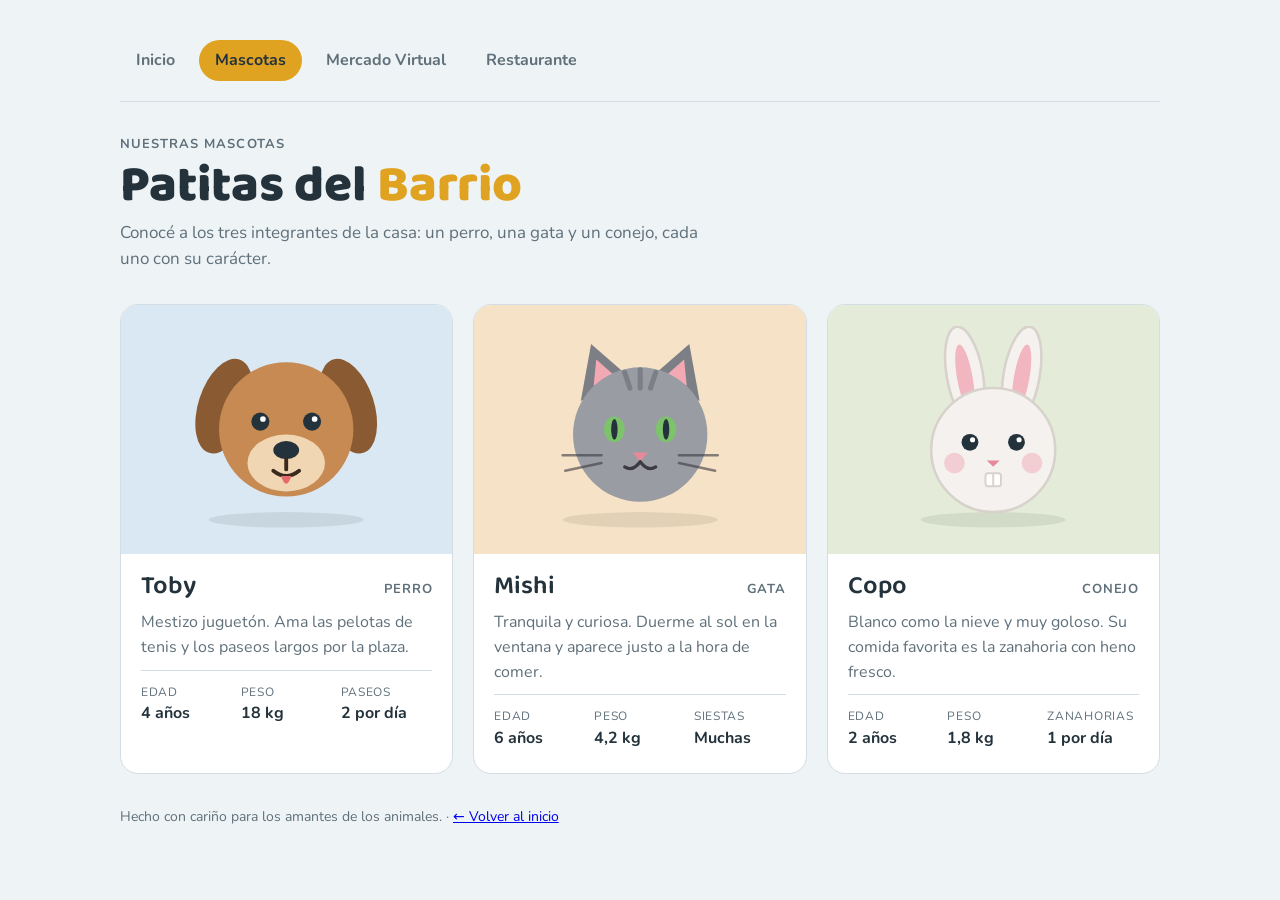
<file: mascota.html>
<!doctype html><html><head><meta charset=utf8><meta name=viewport content="width=device-width,initial-scale=1,viewport-fit=cover"><style>:root{color-scheme:light;box-sizing:border-box;padding-top:env(safe-area-inset-top,0px);padding-bottom:env(safe-area-inset-bottom,0px)}html{scroll-padding-top:env(safe-area-inset-top,0px)}body{margin:0;padding:0;font:14px -apple-system,BlinkMacSystemFont,sans-serif;background:#fff;color:#000}img{max-width:100%}[hidden]:not([hidden=until-found i]){display:none!important}</style></head><body>
<title>Patitas del Barrio</title>
<meta name="claude:viewport-fit-sides" content="cover">
<link rel="stylesheet" href="https://fonts.googleapis.com/css2?family=Baloo+2:wght@600;800&family=Nunito:wght@400;600;700&display=swap">
<style>
/* Layout: encabezado simple + grilla de 3 tarjetas que pasa a una columna en el celular */
:root {
  --bg: #eef3f6;
  --surface: #ffffff;
  --fg: #23323b;
  --muted: #5f707a;
  --accent: #e0a321;
  --tint-1: #d9e8f2;
  --tint-2: #f6e3c7;
  --tint-3: #e4ecd9;
  --line: #d3dde3;
  --display: "Baloo 2", "Trebuchet MS", system-ui, sans-serif;
  --body: "Nunito", system-ui, -apple-system, "Segoe UI", sans-serif;
}
@media (prefers-color-scheme: dark) {
  :root:not([data-theme="light"]) {
    --bg: #161e23; --surface: #1f2a31; --fg: #e8eef1; --muted: #9fb0ba;
    --accent: #f0b93e; --tint-1: #24394a; --tint-2: #43361f; --tint-3: #2c3a26; --line: #2f3d46;
    color-scheme: dark;
  }
}
:root[data-theme="dark"] {
  --bg: #161e23; --surface: #1f2a31; --fg: #e8eef1; --muted: #9fb0ba;
  --accent: #f0b93e; --tint-1: #24394a; --tint-2: #43361f; --tint-3: #2c3a26; --line: #2f3d46;
  color-scheme: dark;
}
body {
  background: var(--bg); color: var(--fg); font-family: var(--body); font-size: 16px; line-height: 1.55;
}
.wrap {
  max-width: 1040px; margin: 0 auto;
  padding-block: 40px 56px;
  padding-left: max(16px, env(safe-area-inset-left, 0px));
  padding-right: max(16px, env(safe-area-inset-right, 0px));
  display: flex; flex-direction: column; gap: 32px;
}
header { display: flex; flex-direction: column; gap: 6px; max-width: 60ch; }
.eyebrow { font-weight: 700; font-size: 13px; letter-spacing: .08em; text-transform: uppercase; color: var(--muted); }
h1 { font-family: var(--display); font-weight: 800; font-size: clamp(2.2rem, 6vw, 3.2rem); line-height: 1.05; margin: 0; text-wrap: balance; }
h1 span { color: var(--accent); }
header p { margin: 0; color: var(--muted); font-size: 17px; }
.grid { display: grid; grid-template-columns: repeat(3, minmax(0, 1fr)); gap: 20px; }
@media (max-width: 760px) { .grid { grid-template-columns: 1fr; } }
.card {
  background: var(--surface); border: 1px solid var(--line); border-radius: 18px; overflow: hidden;
  display: flex; flex-direction: column; min-width: 0;
}
.pic { aspect-ratio: 4 / 3; max-width: 100%; display: grid; place-items: center; }
.pic svg { width: 78%; height: auto; }
.pic.t1 { background: var(--tint-1); } .pic.t2 { background: var(--tint-2); } .pic.t3 { background: var(--tint-3); }
.info { padding: 18px 20px 22px; display: flex; flex-direction: column; gap: 10px; }
.name { display: flex; align-items: baseline; justify-content: space-between; gap: 8px; }
h2 { font-family: var(--display); font-weight: 600; font-size: 1.6rem; margin: 0; line-height: 1.1; }
.kind { font-size: 13px; font-weight: 700; color: var(--muted); text-transform: uppercase; letter-spacing: .06em; }
.info p { margin: 0; color: var(--muted); }
dl { margin: 0; display: grid; grid-template-columns: repeat(3, 1fr); gap: 8px; border-top: 1px solid var(--line); padding-top: 12px; }
dl div { display: flex; flex-direction: column; }
dt { font-size: 12px; color: var(--muted); text-transform: uppercase; letter-spacing: .06em; }
dd { margin: 0; font-weight: 700; font-variant-numeric: tabular-nums; }
footer { color: var(--muted); font-size: 14px; }
/* navegación entre páginas */
nav { display: flex; flex-wrap: wrap; gap: 8px; padding-bottom: 20px; border-bottom: 1px solid var(--line); }
nav a { padding: 8px 16px; border-radius: 999px; color: var(--muted); text-decoration: none; font-weight: 700; transition: background .2s, color .2s; }
nav a:hover { background: var(--tint-1); color: var(--fg); }
nav a[aria-current="page"] { background: var(--accent); color: #23323b; }
/* cards clicables: abren WhatsApp */
.card { cursor: pointer; transition: transform .2s, box-shadow .2s; }
.card:hover { transform: translateY(-4px); box-shadow: 0 8px 22px rgba(0,0,0,.12); }
.card:focus-visible { outline: 2px solid var(--accent); outline-offset: 3px; }
/* colores de las ilustraciones */
.ink { fill: var(--fg); }
.white { fill: #fff; }
</style>

<div class="wrap">
  <nav aria-label="Navegación principal">
    <a href="http://luca.experto.legal/index.html">Inicio</a>
    <a href="mascota.html" aria-current="page">Mascotas</a>
    <a href="http://luca.experto.legal/prueba.html">Mercado Virtual</a>
    <a href="http://luca.experto.legal/restaurante.html">Restaurante</a>
  </nav>

  <header>
    <span class="eyebrow">Nuestras mascotas</span>
    <h1>Patitas del <span>Barrio</span></h1>
    <p>Conocé a los tres integrantes de la casa: un perro, una gata y un conejo, cada uno con su carácter.</p>
  </header>

  <main class="grid">
    <article class="card">
      <div class="pic t1" role="img" aria-label="Ilustración de un perro">
        <svg viewBox="0 0 200 160" aria-hidden="true">
          <ellipse cx="100" cy="150" rx="60" ry="6" fill="#000" opacity=".08"/>
          <ellipse cx="52" cy="62" rx="20" ry="38" fill="#8a5a33" transform="rotate(18 52 62)"/>
          <ellipse cx="148" cy="62" rx="20" ry="38" fill="#8a5a33" transform="rotate(-18 148 62)"/>
          <circle cx="100" cy="80" r="52" fill="#c68a52"/>
          <ellipse cx="100" cy="106" rx="30" ry="22" fill="#f1d6b3"/>
          <circle cx="80" cy="74" r="7" class="ink"/><circle cx="120" cy="74" r="7" class="ink"/>
          <circle cx="82" cy="72" r="2.2" class="white"/><circle cx="122" cy="72" r="2.2" class="white"/>
          <ellipse cx="100" cy="96" rx="10" ry="7" class="ink"/>
          <path d="M100 103 v8 M90 112 q10 8 20 0" stroke="#3a2a1e" stroke-width="3" fill="none" stroke-linecap="round"/>
          <path d="M96 116 q4 12 8 0" fill="#e86a6a"/>
        </svg>
      </div>
      <div class="info">
        <div class="name"><h2>Toby</h2><span class="kind">Perro</span></div>
        <p>Mestizo juguetón. Ama las pelotas de tenis y los paseos largos por la plaza.</p>
        <dl>
          <div><dt>Edad</dt><dd>4 años</dd></div>
          <div><dt>Peso</dt><dd>18 kg</dd></div>
          <div><dt>Paseos</dt><dd>2 por día</dd></div>
        </dl>
      </div>
    </article>

    <article class="card">
      <div class="pic t2" role="img" aria-label="Ilustración de una gata">
        <svg viewBox="0 0 200 160" aria-hidden="true">
          <ellipse cx="100" cy="150" rx="60" ry="6" fill="#000" opacity=".08"/>
          <path d="M54 58 L62 14 L92 40 Z" fill="#7d7f86"/>
          <path d="M146 58 L138 14 L108 40 Z" fill="#7d7f86"/>
          <path d="M64 46 L66 26 L82 40 Z" fill="#f2a9b4"/>
          <path d="M136 46 L134 26 L118 40 Z" fill="#f2a9b4"/>
          <circle cx="100" cy="84" r="52" fill="#9a9ca3"/>
          <path d="M100 34 v14 M88 36 l4 12 M112 36 l-4 12" stroke="#7d7f86" stroke-width="4" stroke-linecap="round"/>
          <ellipse cx="80" cy="80" rx="8" ry="10" fill="#7cc36b"/><ellipse cx="120" cy="80" rx="8" ry="10" fill="#7cc36b"/>
          <ellipse cx="80" cy="80" rx="2.5" ry="8" class="ink"/><ellipse cx="120" cy="80" rx="2.5" ry="8" class="ink"/>
          <path d="M94 98 h12 l-6 7 Z" fill="#e48a99"/>
          <path d="M100 105 q-6 8 -12 4 M100 105 q6 8 12 4" stroke="#3b3b40" stroke-width="2.5" fill="none" stroke-linecap="round"/>
          <path d="M70 100 h-30 M70 106 l-28 6 M130 100 h30 M130 106 l28 6" stroke="#3b3b40" stroke-width="2" stroke-linecap="round" opacity=".6"/>
        </svg>
      </div>
      <div class="info">
        <div class="name"><h2>Mishi</h2><span class="kind">Gata</span></div>
        <p>Tranquila y curiosa. Duerme al sol en la ventana y aparece justo a la hora de comer.</p>
        <dl>
          <div><dt>Edad</dt><dd>6 años</dd></div>
          <div><dt>Peso</dt><dd>4,2 kg</dd></div>
          <div><dt>Siestas</dt><dd>Muchas</dd></div>
        </dl>
      </div>
    </article>

    <article class="card">
      <div class="pic t3" role="img" aria-label="Ilustración de un conejo">
        <svg viewBox="0 0 200 160" aria-hidden="true">
          <ellipse cx="100" cy="150" rx="56" ry="6" fill="#000" opacity=".08"/>
          <ellipse cx="78" cy="38" rx="14" ry="38" fill="#f4f1ee" stroke="#d8d2cc" stroke-width="2" transform="rotate(-10 78 38)"/>
          <ellipse cx="122" cy="38" rx="14" ry="38" fill="#f4f1ee" stroke="#d8d2cc" stroke-width="2" transform="rotate(10 122 38)"/>
          <ellipse cx="78" cy="40" rx="6" ry="26" fill="#f2b6c0" transform="rotate(-10 78 40)"/>
          <ellipse cx="122" cy="40" rx="6" ry="26" fill="#f2b6c0" transform="rotate(10 122 40)"/>
          <circle cx="100" cy="96" r="48" fill="#f4f1ee" stroke="#d8d2cc" stroke-width="2"/>
          <circle cx="82" cy="90" r="6.5" class="ink"/><circle cx="118" cy="90" r="6.5" class="ink"/>
          <circle cx="84" cy="88" r="2" class="white"/><circle cx="120" cy="88" r="2" class="white"/>
          <circle cx="70" cy="106" r="8" fill="#f2b6c0" opacity=".6"/><circle cx="130" cy="106" r="8" fill="#f2b6c0" opacity=".6"/>
          <path d="M95 104 h10 l-5 5 Z" fill="#e48a99"/>
          <rect x="94" y="114" width="12" height="10" rx="2" fill="#fff" stroke="#d8d2cc" stroke-width="1.5"/>
          <path d="M100 114 v10" stroke="#d8d2cc" stroke-width="1.5"/>
        </svg>
      </div>
      <div class="info">
        <div class="name"><h2>Copo</h2><span class="kind">Conejo</span></div>
        <p>Blanco como la nieve y muy goloso. Su comida favorita es la zanahoria con heno fresco.</p>
        <dl>
          <div><dt>Edad</dt><dd>2 años</dd></div>
          <div><dt>Peso</dt><dd>1,8 kg</dd></div>
          <div><dt>Zanahorias</dt><dd>1 por día</dd></div>
        </dl>
      </div>
    </article>
  </main>

  <footer>Hecho con cariño para los amantes de los animales. · <a href="http://luca.experto.legal/index.html">← Volver al inicio</a></footer>
</div>

<script>
// Cada card es un producto: al hacer clic abre WhatsApp con un mensaje sobre esa mascota
(function () {
  var NUMERO = '5492612655827';
  document.querySelectorAll('.card').forEach(function (card) {
    var nombre = card.querySelector('h2').textContent.trim();
    var tipo = card.querySelector('.kind').textContent.trim().toLowerCase();
    var texto = 'Hola! Me interesa ' + nombre + ' (' + tipo + '). ¿Me pueden dar más información?';
    var url = 'https://wa.me/' + NUMERO + '?text=' + encodeURIComponent(texto);
    card.setAttribute('role', 'link');
    card.setAttribute('tabindex', '0');
    card.setAttribute('aria-label', nombre + ': consultar por WhatsApp');
    var abrir = function () { window.open(url, '_blank', 'noopener'); };
    card.addEventListener('click', abrir);
    card.addEventListener('keydown', function (e) {
      if (e.key === 'Enter' || e.key === ' ') { e.preventDefault(); abrir(); }
    });
  });
})();
</script></body></html>
</file>
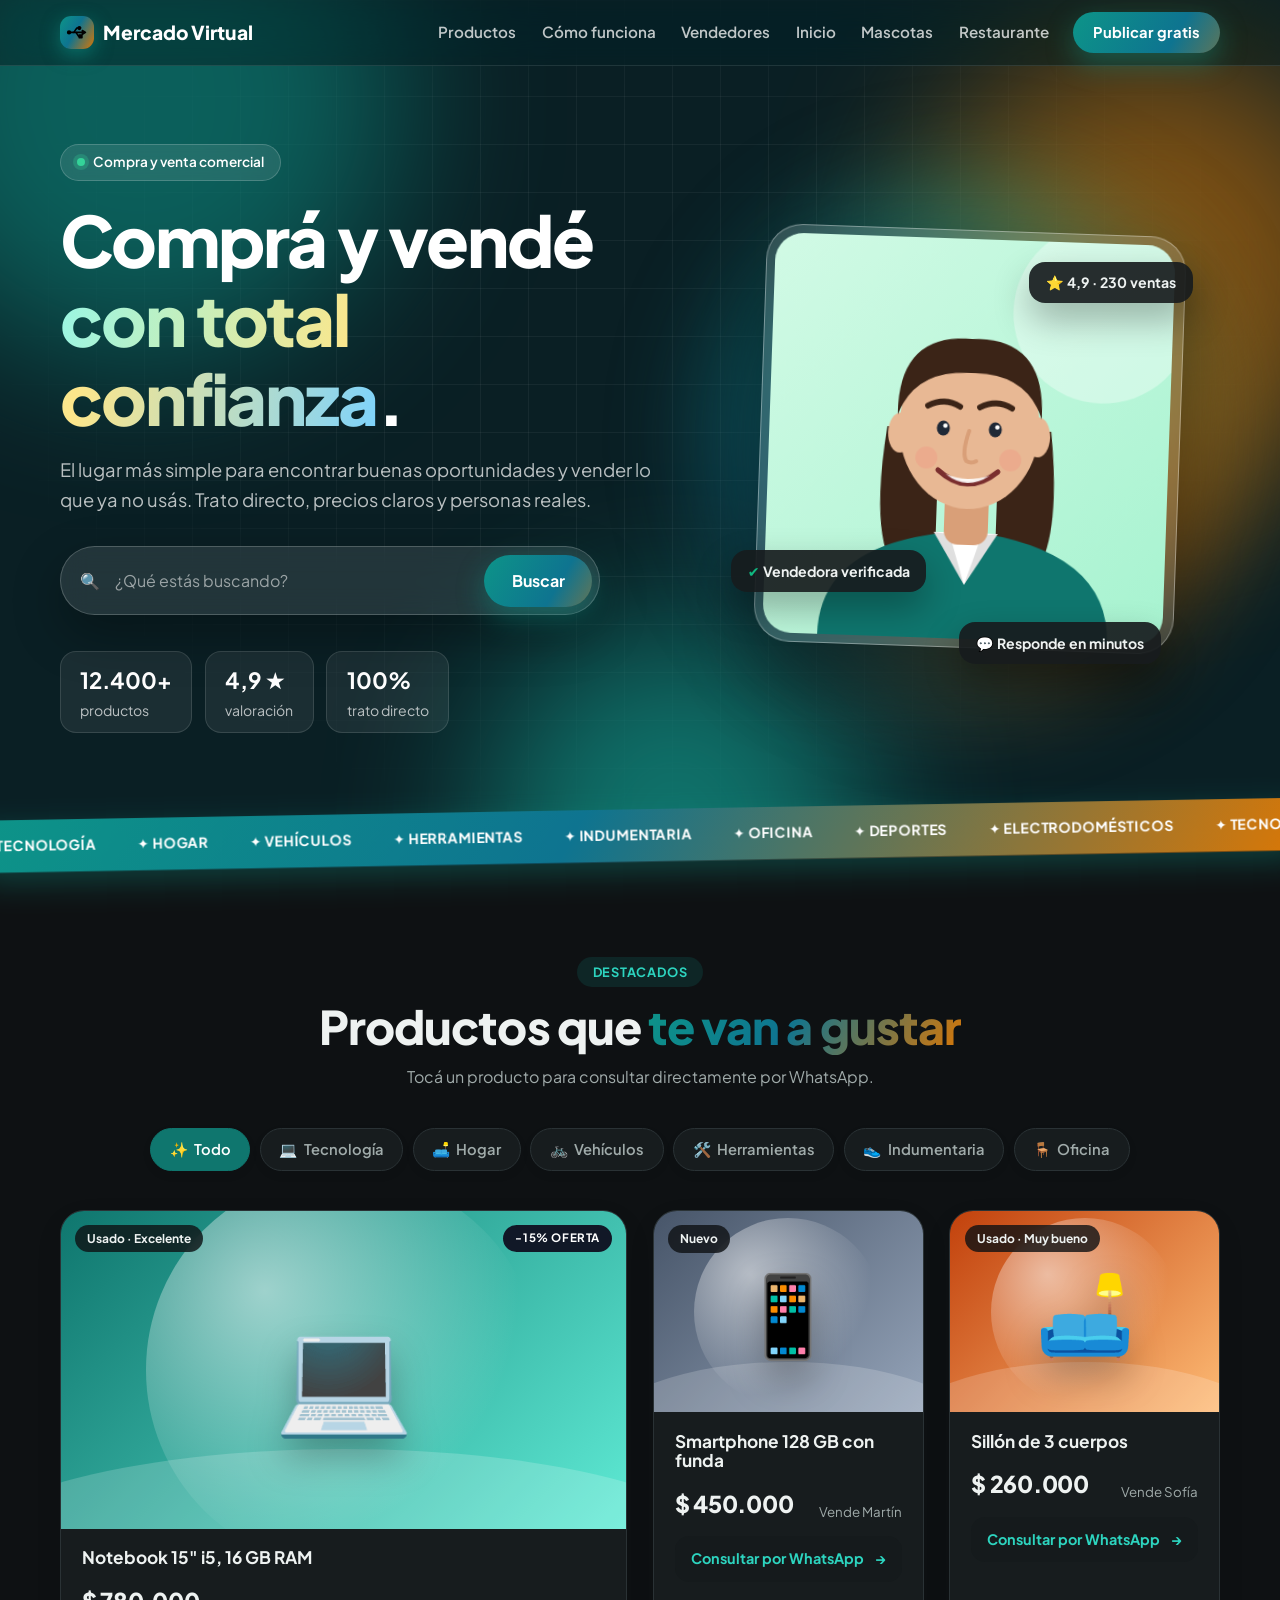
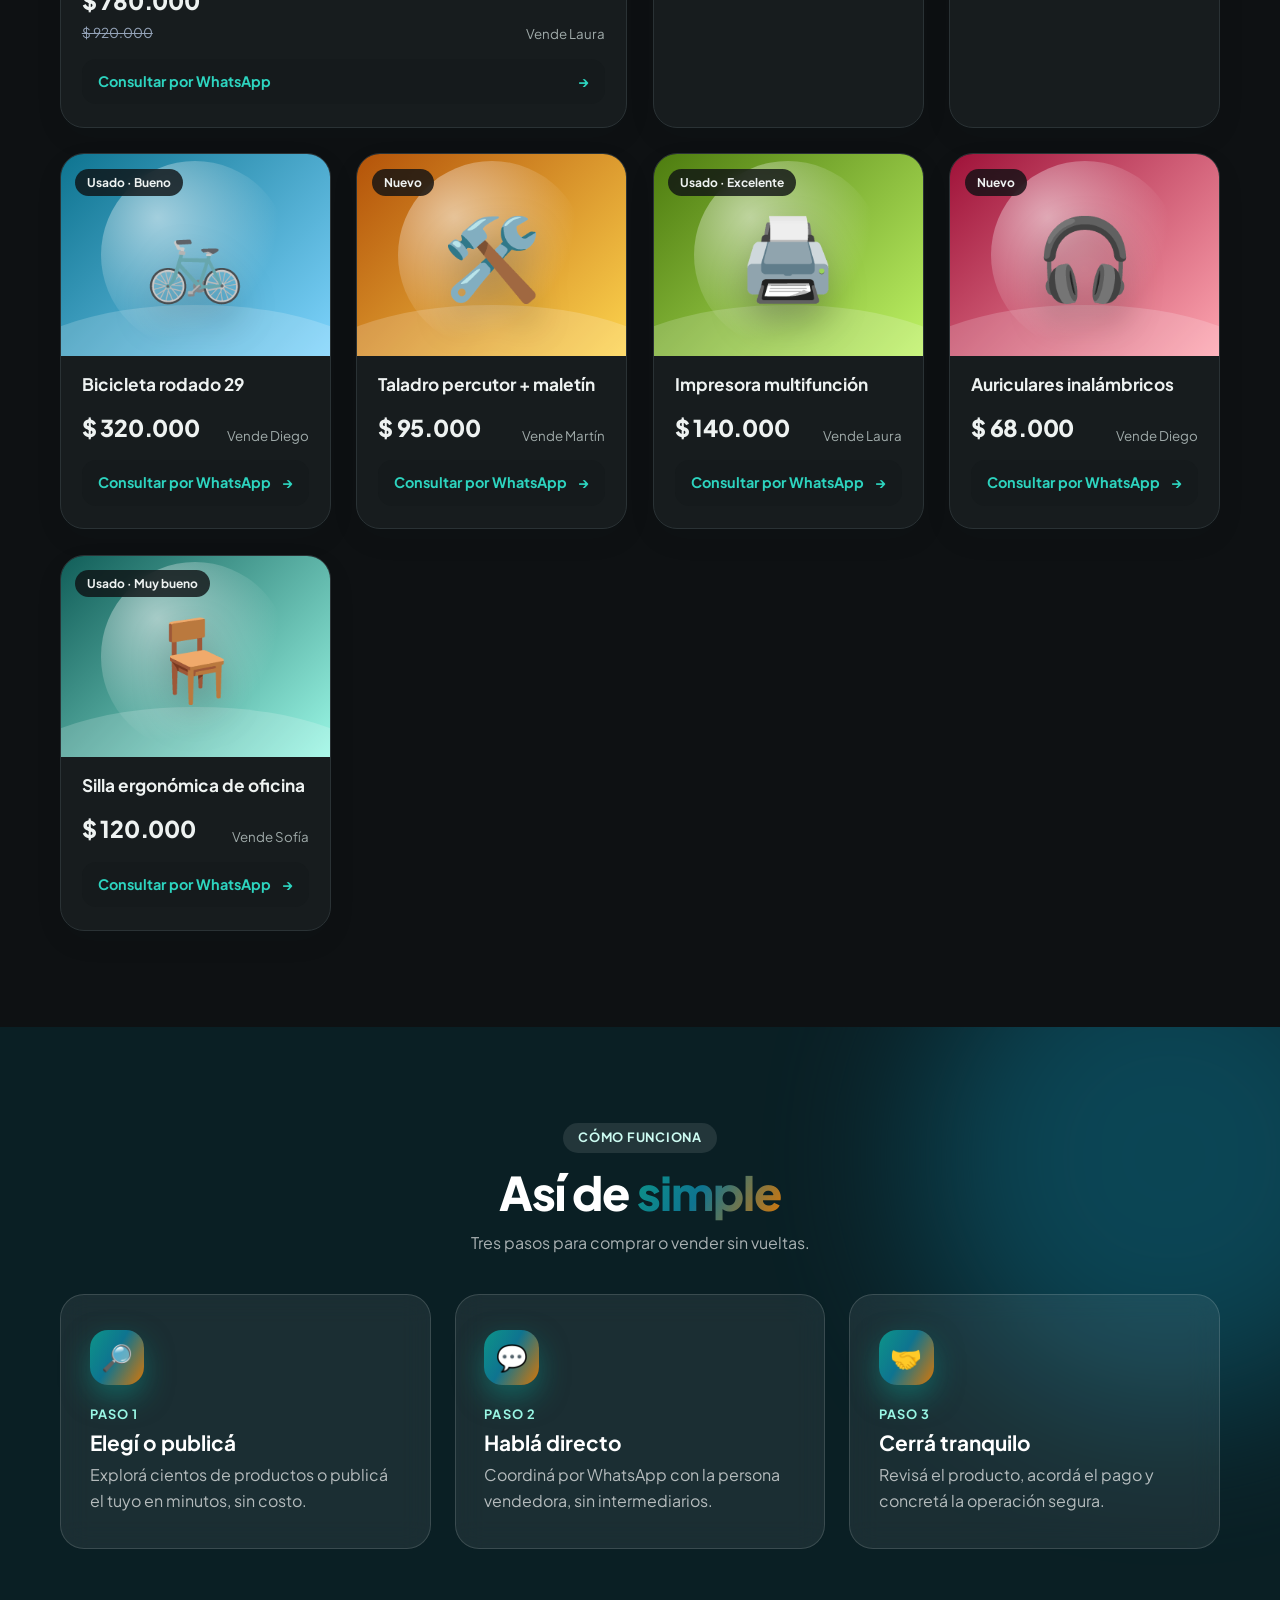
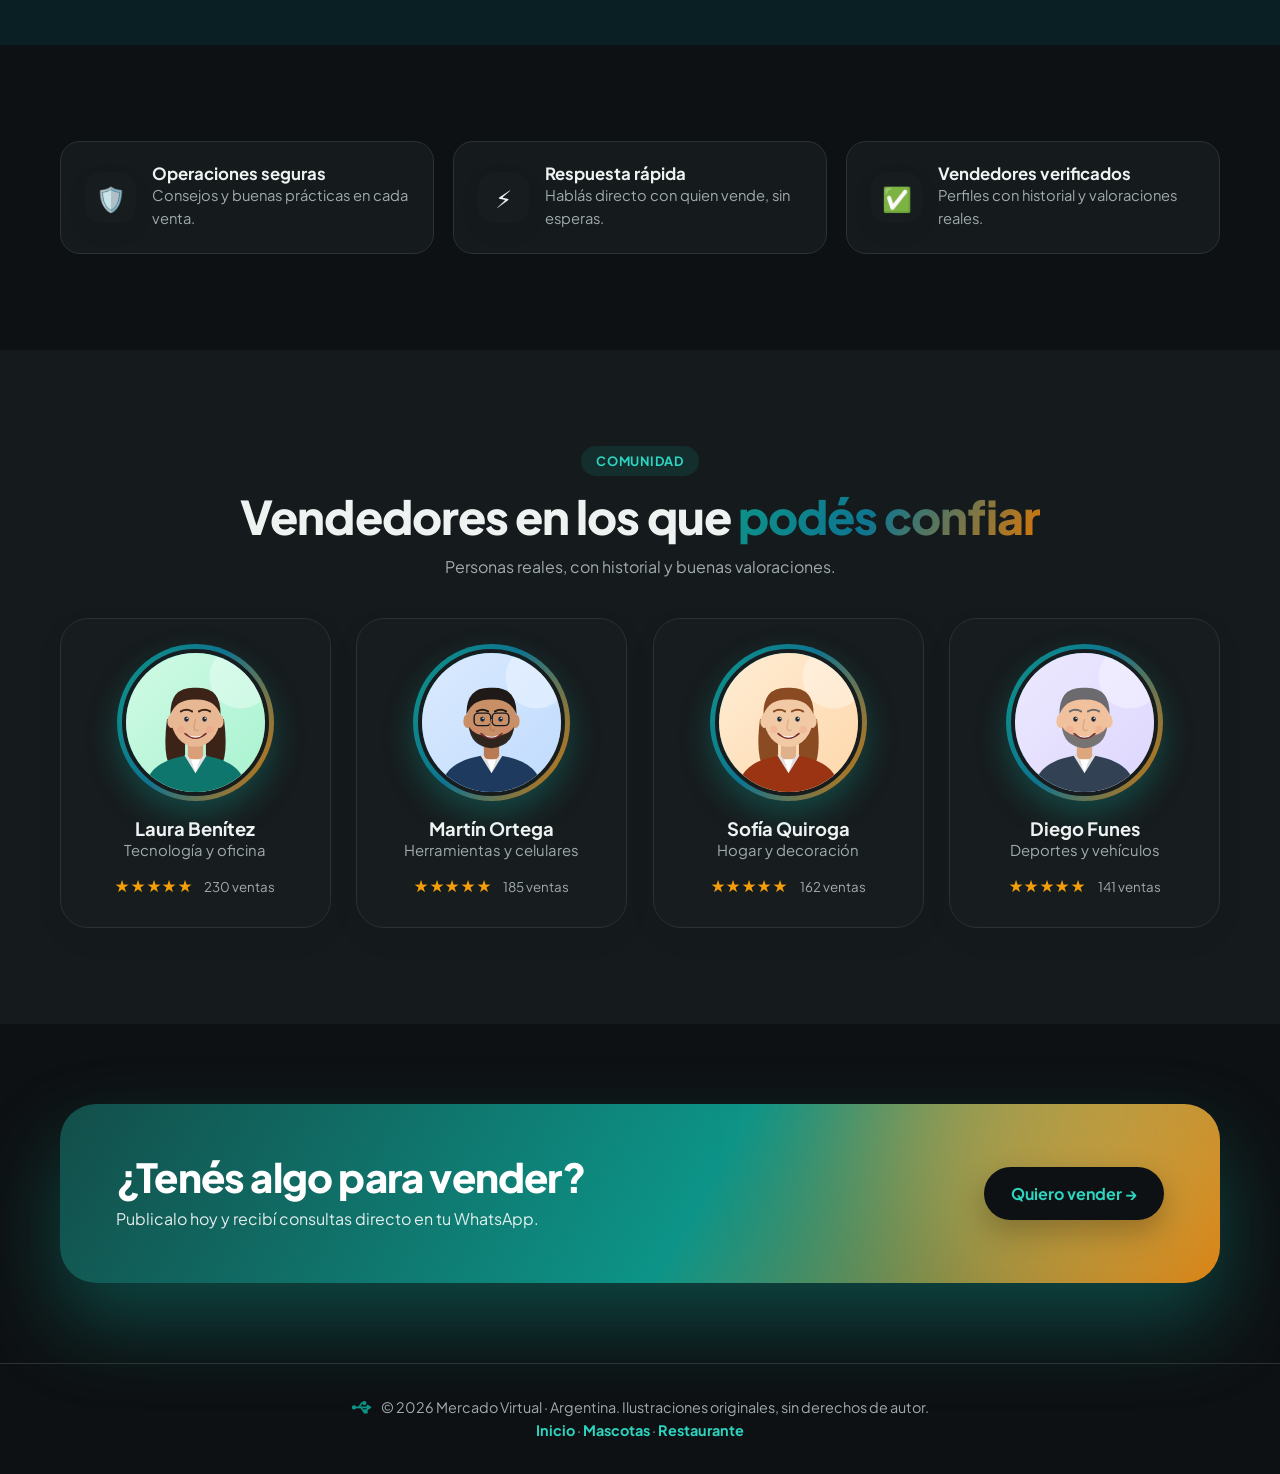
<file: prueba.html>
<!DOCTYPE html><html lang="es"><head><meta charset="utf-8"><meta name="viewport" content="width=device-width, initial-scale=1"><link rel="icon" type="image/svg+xml" href="/favicon.svg"><link rel="preconnect" href="https://fonts.googleapis.com"><link rel="preconnect" href="https://fonts.gstatic.com" crossorigin><link href="https://fonts.googleapis.com/css2?family=Plus+Jakarta+Sans:wght@400;500;600;700;800&display=swap" rel="stylesheet"><title>Mercado Virtual | Compra y venta de confianza</title><meta name="description" content="Comprá y vendé productos nuevos y usados de forma simple, directa y segura."><style>:root{--tinta:#0a1f24;--suave:#5b6478;--linea:#e2e9e7;--fondo:#fff;--fondo-suave:#f3f7f6;--marca:#0d9488;--degradado:linear-gradient(120deg, #0d9488, #0e7490 45%, #d97706);--radio:24px}*{box-sizing:border-box}html{scroll-behavior:smooth}body{color:var(--tinta);background:var(--fondo);margin:0;font-family:Plus Jakarta Sans,system-ui,-apple-system,Segoe UI,Roboto,sans-serif;line-height:1.6;overflow-x:hidden}img{max-width:100%;height:auto;display:block}h1,h2,h3{margin:0;line-height:1.12}p{margin:0}.contenedor{width:min(1160px,100% - 2rem);margin-inline:auto;position:relative}.grad{background:var(--degradado);color:#0000;-webkit-background-clip:text;background-clip:text}.aurora{filter:blur(80px);opacity:.55;pointer-events:none;border-radius:50%;animation:14s ease-in-out infinite alternate flotar;position:absolute}.a1{background:#0d9488;width:520px;height:520px;top:-160px;left:-120px}.a2{background:#d97706;width:460px;height:460px;animation-delay:-4s;top:40px;right:-100px}.a3{background:#14b8a6;width:380px;height:380px;animation-delay:-8s;bottom:-180px;left:38%}.a4{opacity:.45;background:#0e7490;width:500px;height:500px;top:-120px;right:-140px}.a5{opacity:.5;background:#e9b44c;width:420px;height:420px;top:-200px;right:-80px}@keyframes flotar{0%{transform:translate(0)scale(1)}to{transform:translate(40px,30px)scale(1.12)}}.barra{z-index:30;backdrop-filter:blur(16px)saturate(160%);background:#0a1f248c;border-bottom:1px solid #ffffff1a;position:fixed;inset:0 0 auto}.barra-in{align-items:center;gap:1.5rem;padding-block:.75rem;display:flex}.logo{color:#fff;align-items:center;gap:.6rem;margin-right:auto;font-size:1.2rem;font-weight:800;text-decoration:none;display:flex}.logo-marca{color:#000;background:var(--degradado);border-radius:11px;place-items:center;width:2.1rem;height:2.1rem;display:grid;box-shadow:0 6px 18px #0d94888c}.usb{width:1.3rem;height:1.3rem;transform:rotate(90deg)}.usb-pie{vertical-align:-.3em;color:#0d9488;margin-right:.4rem;display:inline-block}.barra nav{gap:1.6rem;display:flex}.barra nav a{color:#ffffffbf;font-size:.95rem;font-weight:600;text-decoration:none;transition:color .2s}.barra nav a:hover{color:#fff}@media (width<=720px){.barra nav{display:none}}.btn{background:var(--degradado);color:#fff;font:inherit;cursor:pointer;background-size:160% 100%;border:0;border-radius:999px;padding:.85rem 1.7rem;font-weight:700;text-decoration:none;transition:transform .25s,box-shadow .25s,background-position .4s;display:inline-block;box-shadow:0 10px 28px #0d948873}.btn:hover{background-position:100% 0;transform:translateY(-2px);box-shadow:0 14px 34px #d9770673}.btn-sm{padding:.55rem 1.25rem;font-size:.92rem}.btn-claro{color:#115e59;background:#fff;box-shadow:0 12px 30px #00000040}.hero{color:#fff;background:#0a1f24;padding:9rem 0 6rem;position:relative;overflow:hidden}.hero:before{content:"";background-image:linear-gradient(#ffffff0d 1px,#0000 1px),linear-gradient(90deg,#ffffff0d 1px,#0000 1px);background-size:48px 48px;position:absolute;inset:0;-webkit-mask-image:radial-gradient(at 50% 40%,#000 30%,#0000 75%);mask-image:radial-gradient(at 50% 40%,#000 30%,#0000 75%)}.hero-in{grid-template-columns:1.1fr .9fr;align-items:center;gap:3rem;display:grid}.etiqueta{backdrop-filter:blur(8px);background:#ffffff1a;border:1px solid #ffffff2e;border-radius:999px;align-items:center;gap:.5rem;margin-bottom:1.3rem;padding:.4rem 1rem;font-size:.85rem;font-weight:600;display:inline-flex}.etiqueta i{background:#34d399;border-radius:50%;width:8px;height:8px;box-shadow:0 0 0 4px #34d39940}.hero h1{letter-spacing:-.03em;margin-bottom:1.1rem;font-size:clamp(2.5rem,6vw,4.4rem);font-weight:800}.hero h1 span{background:linear-gradient(100deg,#99f6e4,#fde68a 50%,#7dd3fc);color:#0000;-webkit-background-clip:text;background-clip:text}.hero-texto>p{color:#ffffffb8;max-width:52ch;margin-bottom:2rem;font-size:1.15rem}.buscador{backdrop-filter:blur(14px);background:#ffffff1a;border:1px solid #fff3;border-radius:999px;align-items:center;gap:.5rem;max-width:540px;padding:.45rem .45rem .45rem 1.2rem;display:flex;box-shadow:0 20px 50px #0000004d}.buscador input{min-width:0;font:inherit;color:#fff;background:0 0;border:0;outline:none;flex:1;padding:.6rem .4rem}.buscador input::placeholder{color:#ffffff8c}.cifras{flex-wrap:wrap;gap:.8rem;margin:2.2rem 0 0;padding:0;list-style:none;display:flex}.cifras li{color:#ffffffb3;background:#ffffff12;border:1px solid #ffffff1f;border-radius:16px;padding:.7rem 1.2rem;font-size:.88rem}.cifras strong{color:#fff;font-size:1.4rem;display:block}.hero-img{justify-self:center;width:min(100%,420px);position:relative}.halo{filter:blur(50px);opacity:.55;background:conic-gradient(#0d9488,#d97706,#0e7490,#0d9488);border-radius:50%;animation:14s linear infinite girar;position:absolute;inset:-12%}@keyframes girar{to{transform:rotate(360deg)}}.marco{backdrop-filter:blur(10px);background:#ffffff26;border:1px solid #ffffff59;border-radius:36px;padding:8px;position:relative;overflow:hidden;transform:rotate(2deg);box-shadow:0 40px 80px #00000073}.marco img{border-radius:28px}.chip{color:var(--tinta);background:#ffffffeb;border-radius:16px;padding:.6rem 1.05rem;font-size:.88rem;font-weight:700;animation:5s ease-in-out infinite alternate subir;position:absolute;box-shadow:0 16px 36px #0000004d}.chip b{color:#10b981}.chip-a{bottom:3.5rem;left:-1.8rem}.chip-b{animation-delay:-2s;top:2rem;right:-.8rem}.chip-c{animation-delay:-3.5s;bottom:-1rem;right:1.2rem}@keyframes subir{0%{transform:translateY(0)}to{transform:translateY(-10px)}}@media (width<=860px){.hero{padding:7rem 0 4rem}.hero-in{grid-template-columns:1fr}.chip-a{left:0}.chip-b{right:0}}.cinta{background:var(--degradado);color:#fff;letter-spacing:.04em;text-transform:uppercase;z-index:2;margin-top:-1.2rem;padding-block:.9rem;font-size:.85rem;font-weight:700;position:relative;overflow:hidden;transform:rotate(-1deg)scale(1.03);box-shadow:0 10px 30px #0d948859}.cinta-pista{gap:2.5rem;width:max-content;animation:32s linear infinite correr;display:flex}@keyframes correr{to{transform:translate(-33.333%)}}.seccion{padding-block:6rem;position:relative}.suave{background:var(--fondo-suave)}.oscura{color:#fff;background:#0a1f24;overflow:hidden}.cabecera{text-align:center;margin-bottom:2.4rem}.sobretitulo{color:#0f766e;letter-spacing:.06em;text-transform:uppercase;background:#e6f6f3;border-radius:999px;margin-bottom:.9rem;padding:.3rem .95rem;font-size:.8rem;font-weight:700;display:inline-block}.sobretitulo.claro{color:#ccfbf1;background:#ffffff1a}.cabecera h2{letter-spacing:-.02em;font-size:clamp(1.9rem,4.5vw,2.9rem);font-weight:800}.cabecera p{color:var(--suave);margin-top:.7rem}.oscura .cabecera p{color:#ffffffa6}.categorias{flex-wrap:wrap;justify-content:center;gap:.6rem;margin-bottom:2.4rem;display:flex}.cat{border:1px solid var(--linea);color:var(--suave);background:#fff;border-radius:999px;align-items:center;gap:.4rem;padding:.55rem 1.15rem;font-size:.92rem;font-weight:600;transition:transform .2s,border-color .2s;display:inline-flex;box-shadow:0 4px 12px #0a1f240a}.cat:hover{border-color:var(--marca);transform:translateY(-2px)}.cat i{font-style:normal}.cat.activa{background:var(--tinta);border-color:var(--tinta);color:#fff}.grilla{grid-template-columns:repeat(auto-fill,minmax(250px,1fr));gap:1.6rem;display:grid}.tarjeta{border-radius:var(--radio);color:inherit;border:1px solid var(--linea);background:#fff;flex-direction:column;text-decoration:none;transition:transform .3s,box-shadow .3s,border-color .3s;display:flex;position:relative;overflow:hidden;box-shadow:0 10px 30px #0a1f240f}.tarjeta:hover,.tarjeta:focus-visible{border-color:#0000;transform:translateY(-8px);box-shadow:0 30px 60px #0d948840}.tarjeta.grande{grid-column:span 2}@media (width<=620px){.tarjeta.grande{grid-column:auto}}.tarjeta-img{aspect-ratio:4/3;background:linear-gradient(135deg, var(--c1), var(--c2));place-items:center;display:grid;position:relative;overflow:hidden}.tarjeta.grande .tarjeta-img{aspect-ratio:16/9}.orbe{aspect-ratio:1;background:radial-gradient(circle at 30% 30%,#ffffff8c,#fff0 65%);border-radius:50%;width:70%;transition:transform .5s;position:absolute}.tarjeta-img:after{content:"";background:#ffffff2e;border-radius:50%;height:70%;position:absolute;inset:auto -20% -45%}.emoji{z-index:1;filter:drop-shadow(0 18px 18px #00000047);font-size:5rem;transition:transform .4s;position:relative}.tarjeta.grande .emoji{font-size:7rem}.tarjeta:hover .emoji{transform:scale(1.15)rotate(-6deg)}.tarjeta:hover .orbe{transform:scale(1.25)}.tarjeta-img em{z-index:2;backdrop-filter:blur(6px);color:var(--tinta);background:#ffffffe0;border-radius:999px;padding:.25rem .75rem;font-size:.75rem;font-style:normal;font-weight:700;position:absolute;top:.9rem;left:.9rem}.oferta{z-index:2;color:#fff;letter-spacing:.05em;background:#111827;border-radius:999px;padding:.25rem .75rem;font-size:.72rem;position:absolute;top:.9rem;right:.9rem}.tarjeta-info{flex-direction:column;gap:.9rem;padding:1.2rem 1.3rem 1.4rem;display:flex}.tarjeta-info h3{font-size:1.08rem;font-weight:700}.tarjeta-pie{justify-content:space-between;align-items:flex-end;gap:.5rem;display:flex}.tarjeta-pie strong{letter-spacing:-.01em;font-size:1.45rem;font-weight:800;display:block}.tarjeta-pie s{color:#94a3b8;font-size:.85rem}.tarjeta-pie small{color:var(--suave)}.consultar{background:var(--fondo-suave);color:#115e59;border-radius:14px;justify-content:space-between;align-items:center;padding:.7rem 1rem;font-size:.9rem;font-weight:700;transition:background .25s,color .25s;display:flex}.consultar i{font-style:normal;transition:transform .25s}.tarjeta:hover .consultar{background:var(--degradado);color:#fff}.tarjeta:hover .consultar i{transform:translate(5px)}.pasos{grid-template-columns:repeat(auto-fit,minmax(250px,1fr));gap:1.5rem;margin:0;padding:0;list-style:none;display:grid;position:relative}.pasos li{border-radius:var(--radio);backdrop-filter:blur(14px);background:#ffffff12;border:1px solid #ffffff24;padding:2.2rem 1.8rem;transition:transform .3s,border-color .3s}.pasos li:hover{border-color:#99f6e499;transform:translateY(-6px)}.paso-icono{background:var(--degradado);border-radius:18px;place-items:center;width:3.4rem;height:3.4rem;margin-bottom:1.2rem;font-size:1.6rem;display:grid;box-shadow:0 12px 28px #0d948880}.num{color:#99f6e4;letter-spacing:.08em;text-transform:uppercase;margin-bottom:.4rem;font-size:.8rem;font-weight:700;display:block}.pasos h3{margin-bottom:.5rem;font-size:1.3rem}.pasos p{color:#ffffffad}.garantias{grid-template-columns:repeat(auto-fit,minmax(260px,1fr));gap:1.2rem;display:grid}.garantia{background:var(--fondo-suave);border:1px solid var(--linea);border-radius:20px;align-items:center;gap:1rem;padding:1.4rem 1.5rem;display:flex}.garantia>span{background:#fff;border-radius:16px;flex:none;place-items:center;width:3.2rem;height:3.2rem;font-size:1.5rem;display:grid;box-shadow:0 8px 20px #0a1f2414}.garantia h3{font-size:1.05rem}.garantia p{color:var(--suave);font-size:.92rem}.vendedores{grid-template-columns:repeat(auto-fit,minmax(230px,1fr));gap:1.6rem;display:grid}.vendedor{text-align:center;border:1px solid var(--linea);background:#fff;border-radius:28px;padding:1.6rem 1.4rem 1.8rem;transition:transform .3s,box-shadow .3s;box-shadow:0 10px 30px #0a1f240d}.vendedor:hover{transform:translateY(-8px);box-shadow:0 30px 60px #0d948833}.anillo{background:var(--degradado);border-radius:50%;width:70%;margin:0 auto 1.1rem;padding:5px;box-shadow:0 14px 30px #0d948859}.anillo img{aspect-ratio:1;object-fit:cover;border:4px solid #fff;border-radius:50%;width:100%}.vendedor h3{font-size:1.15rem}.vendedor p{color:var(--suave);margin-bottom:.6rem;font-size:.93rem}.estrellas{color:#f59e0b;letter-spacing:.1em}.estrellas small{color:var(--suave);letter-spacing:0;margin-left:.4rem}.cta-wrap{padding-block:5rem}.cta{color:#fff;background:linear-gradient(120deg,#134e4a,#0d9488 55%,#d97706);border-radius:36px;padding:3.2rem clamp(1.5rem,5vw,3.5rem);position:relative;overflow:hidden;box-shadow:0 40px 80px #0d948866}.cta-in{flex-wrap:wrap;justify-content:space-between;align-items:center;gap:1.6rem;display:flex;position:relative}.cta h2{letter-spacing:-.02em;font-size:clamp(1.7rem,4vw,2.5rem);font-weight:800}.cta p{opacity:.88;margin-top:.4rem}.pie-enlaces{color:#2dd4bf;font-weight:700;text-decoration:none}.pie-enlaces:hover{text-decoration:underline}.pie{text-align:center;color:var(--suave);border-top:1px solid var(--linea);padding-block:2rem;font-size:.9rem}.js .reveal{opacity:0;transition:opacity .7s,transform .7s;transform:translateY(28px)}.js .reveal.visto{opacity:1;transform:none}.js .tarjeta.reveal.visto:hover,.js .vendedor.reveal.visto:hover{transform:translateY(-8px)}@media (prefers-reduced-motion:reduce){html{scroll-behavior:auto}*,.aurora,.halo,.chip,.cinta-pista{transition:none!important;animation:none!important}.js .reveal{opacity:1;transform:none}}:root{--tinta:#eef2f1;--suave:#a0abaa;--linea:#2a3235;--fondo:#0e1113;--fondo-suave:#151a1c}.sobretitulo{color:#2dd4bf;background:#0d948829}.cat,.tarjeta,.vendedor,.garantia>span{background:#171c1e}.cat.activa{color:#fff;background:#0f766e;border-color:#0f766e}.tarjeta-img em{color:#eef2f1;background:#0e1113cc}.consultar{color:#2dd4bf}.chip{color:#eef2f1;background:#171c1eeb}.anillo img{border-color:#171c1e}.btn-claro{color:#2dd4bf;background:#0e1113}
</style></head><body><header class="barra"><div class="contenedor barra-in"><a class="logo" href="#inicio"><span class="logo-marca"><svg class="usb" viewBox="0 0 24 24" fill="none" stroke="currentColor" stroke-width="1.8" stroke-linecap="round" stroke-linejoin="round" aria-hidden="true"><path d="M12 21V5"></path><circle cx="12" cy="20.5" r="1.6" fill="currentColor"></circle><path d="M12 15l-5-3.5v-1.6"></path><circle cx="7" cy="8.6" r="1.5" fill="currentColor"></circle><path d="M12 12.5l4.5-3v-1.2"></path><rect x="14.9" y="5.6" width="3.2" height="3.2" fill="currentColor"></rect><path d="M12 1.5l-2.2 3.6h4.4z" fill="currentColor"></path></svg></span> Mercado Virtual</a><nav aria-label="Principal"><a href="#productos">Productos</a><a href="#como">Cómo funciona</a><a href="#vendedores">Vendedores</a><a href="http://luca.experto.legal/index.html">Inicio</a><a href="http://luca.experto.legal/mascota.html">Mascotas</a><a href="http://luca.experto.legal/restaurante.html">Restaurante</a></nav><a class="btn btn-sm" href="https://wa.me/5492612655827?text=Hola!%20Quiero%20publicar%20un%20producto%20en%20Mercado%20Virtual." target="_blank" rel="noopener noreferrer">Publicar gratis</a></div></header><main><section class="hero" id="inicio"><div class="aurora a1" aria-hidden="true"></div><div class="aurora a2" aria-hidden="true"></div><div class="aurora a3" aria-hidden="true"></div><div class="contenedor hero-in"><div class="hero-texto reveal"><span class="etiqueta"><i></i> Compra y venta comercial</span><h1>Comprá y vendé <span>con total confianza</span>.</h1><p>El lugar más simple para encontrar buenas oportunidades y vender lo que ya no usás. Trato directo, precios claros y personas reales.</p><form class="buscador" role="search" action="#productos"><span aria-hidden="true">🔍</span><input type="search" name="q" placeholder="¿Qué estás buscando?" aria-label="Buscar productos"><button class="btn" type="submit">Buscar</button></form><ul class="cifras"><li><strong>12.400+</strong> productos</li><li><strong>4,9 ★</strong> valoración</li><li><strong>100%</strong> trato directo</li></ul></div><div class="hero-img reveal"><div class="halo" aria-hidden="true"></div><div class="marco"><img src="/img/prueba/vendedora-laura.svg" alt="Ilustración de Laura, vendedora verificada, sonriendo" width="400" height="400"></div><div class="chip chip-a"><b>✔</b> Vendedora verificada</div><div class="chip chip-b">⭐ 4,9 · 230 ventas</div><div class="chip chip-c">💬 Responde en minutos</div></div></div></section><div class="cinta" aria-hidden="true"><div class="cinta-pista"><span>✦ Tecnología</span><span>✦ Hogar</span><span>✦ Vehículos</span><span>✦ Herramientas</span><span>✦ Indumentaria</span><span>✦ Oficina</span><span>✦ Deportes</span><span>✦ Electrodomésticos</span><span>✦ Tecnología</span><span>✦ Hogar</span><span>✦ Vehículos</span><span>✦ Herramientas</span><span>✦ Indumentaria</span><span>✦ Oficina</span><span>✦ Deportes</span><span>✦ Electrodomésticos</span><span>✦ Tecnología</span><span>✦ Hogar</span><span>✦ Vehículos</span><span>✦ Herramientas</span><span>✦ Indumentaria</span><span>✦ Oficina</span><span>✦ Deportes</span><span>✦ Electrodomésticos</span></div></div><section class="seccion" id="productos"><div class="contenedor"><div class="cabecera reveal"><span class="sobretitulo">Destacados</span><h2>Productos que <span class="grad">te van a gustar</span></h2><p>Tocá un producto para consultar directamente por WhatsApp.</p></div><div class="categorias reveal" role="list"><span role="listitem" class="cat activa"><i aria-hidden="true">✨</i> Todo</span><span role="listitem" class="cat"><i aria-hidden="true">💻</i> Tecnología</span><span role="listitem" class="cat"><i aria-hidden="true">🛋️</i> Hogar</span><span role="listitem" class="cat"><i aria-hidden="true">🚲</i> Vehículos</span><span role="listitem" class="cat"><i aria-hidden="true">🛠️</i> Herramientas</span><span role="listitem" class="cat"><i aria-hidden="true">👟</i> Indumentaria</span><span role="listitem" class="cat"><i aria-hidden="true">🪑</i> Oficina</span></div><div class="grilla"><a class="tarjeta grande reveal" href="https://wa.me/5492612655827?text=Hola!%20Me%20interesa%20%22Notebook%2015%22%20i5%2C%2016%20GB%20RAM%22%20(%24%20780.000).%20%C2%BFSigue%20disponible%3F" target="_blank" rel="noopener noreferrer" aria-label="Notebook 15&quot; i5, 16 GB RAM, $ 780.000. Consultar por WhatsApp" style="--c1:#0f766e;--c2:#5eead4"><div class="tarjeta-img"><span class="orbe" aria-hidden="true"></span><span class="emoji" aria-hidden="true">💻</span><em>Usado · Excelente</em><b class="oferta">-15% OFERTA</b></div><div class="tarjeta-info"><h3>Notebook 15&quot; i5, 16 GB RAM</h3><div class="tarjeta-pie"><div><strong>$ 780.000</strong><s>$ 920.000</s></div><small>Vende Laura</small></div><span class="consultar">Consultar por WhatsApp <i>→</i></span></div></a><a class="tarjeta reveal" href="https://wa.me/5492612655827?text=Hola!%20Me%20interesa%20%22Smartphone%20128%20GB%20con%20funda%22%20(%24%20450.000).%20%C2%BFSigue%20disponible%3F" target="_blank" rel="noopener noreferrer" aria-label="Smartphone 128 GB con funda, $ 450.000. Consultar por WhatsApp" style="--c1:#475569;--c2:#94a3b8"><div class="tarjeta-img"><span class="orbe" aria-hidden="true"></span><span class="emoji" aria-hidden="true">📱</span><em>Nuevo</em></div><div class="tarjeta-info"><h3>Smartphone 128 GB con funda</h3><div class="tarjeta-pie"><div><strong>$ 450.000</strong></div><small>Vende Martín</small></div><span class="consultar">Consultar por WhatsApp <i>→</i></span></div></a><a class="tarjeta reveal" href="https://wa.me/5492612655827?text=Hola!%20Me%20interesa%20%22Sill%C3%B3n%20de%203%20cuerpos%22%20(%24%20260.000).%20%C2%BFSigue%20disponible%3F" target="_blank" rel="noopener noreferrer" aria-label="Sillón de 3 cuerpos, $ 260.000. Consultar por WhatsApp" style="--c1:#c2410c;--c2:#fdba74"><div class="tarjeta-img"><span class="orbe" aria-hidden="true"></span><span class="emoji" aria-hidden="true">🛋️</span><em>Usado · Muy bueno</em></div><div class="tarjeta-info"><h3>Sillón de 3 cuerpos</h3><div class="tarjeta-pie"><div><strong>$ 260.000</strong></div><small>Vende Sofía</small></div><span class="consultar">Consultar por WhatsApp <i>→</i></span></div></a><a class="tarjeta reveal" href="https://wa.me/5492612655827?text=Hola!%20Me%20interesa%20%22Bicicleta%20rodado%2029%22%20(%24%20320.000).%20%C2%BFSigue%20disponible%3F" target="_blank" rel="noopener noreferrer" aria-label="Bicicleta rodado 29, $ 320.000. Consultar por WhatsApp" style="--c1:#0e7490;--c2:#7dd3fc"><div class="tarjeta-img"><span class="orbe" aria-hidden="true"></span><span class="emoji" aria-hidden="true">🚲</span><em>Usado · Bueno</em></div><div class="tarjeta-info"><h3>Bicicleta rodado 29</h3><div class="tarjeta-pie"><div><strong>$ 320.000</strong></div><small>Vende Diego</small></div><span class="consultar">Consultar por WhatsApp <i>→</i></span></div></a><a class="tarjeta reveal" href="https://wa.me/5492612655827?text=Hola!%20Me%20interesa%20%22Taladro%20percutor%20%2B%20malet%C3%ADn%22%20(%24%2095.000).%20%C2%BFSigue%20disponible%3F" target="_blank" rel="noopener noreferrer" aria-label="Taladro percutor + maletín, $ 95.000. Consultar por WhatsApp" style="--c1:#b45309;--c2:#fcd34d"><div class="tarjeta-img"><span class="orbe" aria-hidden="true"></span><span class="emoji" aria-hidden="true">🛠️</span><em>Nuevo</em></div><div class="tarjeta-info"><h3>Taladro percutor + maletín</h3><div class="tarjeta-pie"><div><strong>$ 95.000</strong></div><small>Vende Martín</small></div><span class="consultar">Consultar por WhatsApp <i>→</i></span></div></a><a class="tarjeta reveal" href="https://wa.me/5492612655827?text=Hola!%20Me%20interesa%20%22Impresora%20multifunci%C3%B3n%22%20(%24%20140.000).%20%C2%BFSigue%20disponible%3F" target="_blank" rel="noopener noreferrer" aria-label="Impresora multifunción, $ 140.000. Consultar por WhatsApp" style="--c1:#4d7c0f;--c2:#bef264"><div class="tarjeta-img"><span class="orbe" aria-hidden="true"></span><span class="emoji" aria-hidden="true">🖨️</span><em>Usado · Excelente</em></div><div class="tarjeta-info"><h3>Impresora multifunción</h3><div class="tarjeta-pie"><div><strong>$ 140.000</strong></div><small>Vende Laura</small></div><span class="consultar">Consultar por WhatsApp <i>→</i></span></div></a><a class="tarjeta reveal" href="https://wa.me/5492612655827?text=Hola!%20Me%20interesa%20%22Auriculares%20inal%C3%A1mbricos%22%20(%24%2068.000).%20%C2%BFSigue%20disponible%3F" target="_blank" rel="noopener noreferrer" aria-label="Auriculares inalámbricos, $ 68.000. Consultar por WhatsApp" style="--c1:#9f1239;--c2:#fda4af"><div class="tarjeta-img"><span class="orbe" aria-hidden="true"></span><span class="emoji" aria-hidden="true">🎧</span><em>Nuevo</em></div><div class="tarjeta-info"><h3>Auriculares inalámbricos</h3><div class="tarjeta-pie"><div><strong>$ 68.000</strong></div><small>Vende Diego</small></div><span class="consultar">Consultar por WhatsApp <i>→</i></span></div></a><a class="tarjeta reveal" href="https://wa.me/5492612655827?text=Hola!%20Me%20interesa%20%22Silla%20ergon%C3%B3mica%20de%20oficina%22%20(%24%20120.000).%20%C2%BFSigue%20disponible%3F" target="_blank" rel="noopener noreferrer" aria-label="Silla ergonómica de oficina, $ 120.000. Consultar por WhatsApp" style="--c1:#115e59;--c2:#99f6e4"><div class="tarjeta-img"><span class="orbe" aria-hidden="true"></span><span class="emoji" aria-hidden="true">🪑</span><em>Usado · Muy bueno</em></div><div class="tarjeta-info"><h3>Silla ergonómica de oficina</h3><div class="tarjeta-pie"><div><strong>$ 120.000</strong></div><small>Vende Sofía</small></div><span class="consultar">Consultar por WhatsApp <i>→</i></span></div></a></div></div></section><section class="seccion oscura" id="como"><div class="aurora a4" aria-hidden="true"></div><div class="contenedor"><div class="cabecera reveal"><span class="sobretitulo claro">Cómo funciona</span><h2>Así de <span class="grad">simple</span></h2><p>Tres pasos para comprar o vender sin vueltas.</p></div><ol class="pasos"><li class="reveal"><span class="paso-icono" aria-hidden="true">🔎</span><span class="num">Paso 1</span><h3>Elegí o publicá</h3><p>Explorá cientos de productos o publicá el tuyo en minutos, sin costo.</p></li><li class="reveal"><span class="paso-icono" aria-hidden="true">💬</span><span class="num">Paso 2</span><h3>Hablá directo</h3><p>Coordiná por WhatsApp con la persona vendedora, sin intermediarios.</p></li><li class="reveal"><span class="paso-icono" aria-hidden="true">🤝</span><span class="num">Paso 3</span><h3>Cerrá tranquilo</h3><p>Revisá el producto, acordá el pago y concretá la operación segura.</p></li></ol></div></section><section class="seccion"><div class="contenedor garantias"><div class="garantia reveal"><span aria-hidden="true">🛡️</span><div><h3>Operaciones seguras</h3><p>Consejos y buenas prácticas en cada venta.</p></div></div><div class="garantia reveal"><span aria-hidden="true">⚡</span><div><h3>Respuesta rápida</h3><p>Hablás directo con quien vende, sin esperas.</p></div></div><div class="garantia reveal"><span aria-hidden="true">✅</span><div><h3>Vendedores verificados</h3><p>Perfiles con historial y valoraciones reales.</p></div></div></div></section><section class="seccion suave" id="vendedores"><div class="contenedor"><div class="cabecera reveal"><span class="sobretitulo">Comunidad</span><h2>Vendedores en los que <span class="grad">podés confiar</span></h2><p>Personas reales, con historial y buenas valoraciones.</p></div><div class="vendedores"><article class="vendedor reveal"><div class="anillo"><img src="/img/prueba/vendedora-laura.svg" alt="Retrato ilustrado de Laura Benítez" width="400" height="400" loading="lazy"></div><h3>Laura Benítez</h3><p>Tecnología y oficina</p><span class="estrellas" aria-label="Valoración 5 de 5">★★★★★ <small>230 ventas</small></span></article><article class="vendedor reveal"><div class="anillo"><img src="/img/prueba/vendedor-martin.svg" alt="Retrato ilustrado de Martín Ortega" width="400" height="400" loading="lazy"></div><h3>Martín Ortega</h3><p>Herramientas y celulares</p><span class="estrellas" aria-label="Valoración 5 de 5">★★★★★ <small>185 ventas</small></span></article><article class="vendedor reveal"><div class="anillo"><img src="/img/prueba/vendedora-sofia.svg" alt="Retrato ilustrado de Sofía Quiroga" width="400" height="400" loading="lazy"></div><h3>Sofía Quiroga</h3><p>Hogar y decoración</p><span class="estrellas" aria-label="Valoración 5 de 5">★★★★★ <small>162 ventas</small></span></article><article class="vendedor reveal"><div class="anillo"><img src="/img/prueba/vendedor-diego.svg" alt="Retrato ilustrado de Diego Funes" width="400" height="400" loading="lazy"></div><h3>Diego Funes</h3><p>Deportes y vehículos</p><span class="estrellas" aria-label="Valoración 5 de 5">★★★★★ <small>141 ventas</small></span></article></div></div></section><section class="cta-wrap"><div class="contenedor"><div class="cta reveal"><div class="aurora a5" aria-hidden="true"></div><div class="cta-in"><div><h2>¿Tenés algo para vender?</h2><p>Publicalo hoy y recibí consultas directo en tu WhatsApp.</p></div><a class="btn btn-claro" href="https://wa.me/5492612655827?text=Hola!%20Quiero%20vender%20un%20producto." target="_blank" rel="noopener noreferrer">Quiero vender →</a></div></div></div></section></main><footer class="pie"><div class="contenedor"><svg class="usb usb-pie" viewBox="0 0 24 24" fill="none" stroke="currentColor" stroke-width="1.8" stroke-linecap="round" stroke-linejoin="round" aria-hidden="true"><path d="M12 21V5"></path><circle cx="12" cy="20.5" r="1.6" fill="currentColor"></circle><path d="M12 15l-5-3.5v-1.6"></path><circle cx="7" cy="8.6" r="1.5" fill="currentColor"></circle><path d="M12 12.5l4.5-3v-1.2"></path><rect x="14.9" y="5.6" width="3.2" height="3.2" fill="currentColor"></rect><path d="M12 1.5l-2.2 3.6h4.4z" fill="currentColor"></path></svg> © 2026 Mercado Virtual · Argentina. Ilustraciones originales, sin derechos de autor.<br><a class="pie-enlaces" href="http://luca.experto.legal/index.html">Inicio</a> · <a class="pie-enlaces" href="http://luca.experto.legal/mascota.html">Mascotas</a> · <a class="pie-enlaces" href="http://luca.experto.legal/restaurante.html">Restaurante</a></div></footer><script>
			// Animación de aparición al hacer scroll (sin JS todo se ve igual)
			(function () {
				var els = document.querySelectorAll('.reveal');
				if (!('IntersectionObserver' in window)) return;
				document.documentElement.classList.add('js');
				var io = new IntersectionObserver(
					function (entries) {
						entries.forEach(function (e) {
							if (e.isIntersecting) {
								e.target.classList.add('visto');
								io.unobserve(e.target);
							}
						});
					},
					{ threshold: 0.12 }
				);
				els.forEach(function (el, i) {
					el.style.transitionDelay = (i % 4) * 70 + 'ms';
					io.observe(el);
				});
			})();
		</script></body></html>
</file>
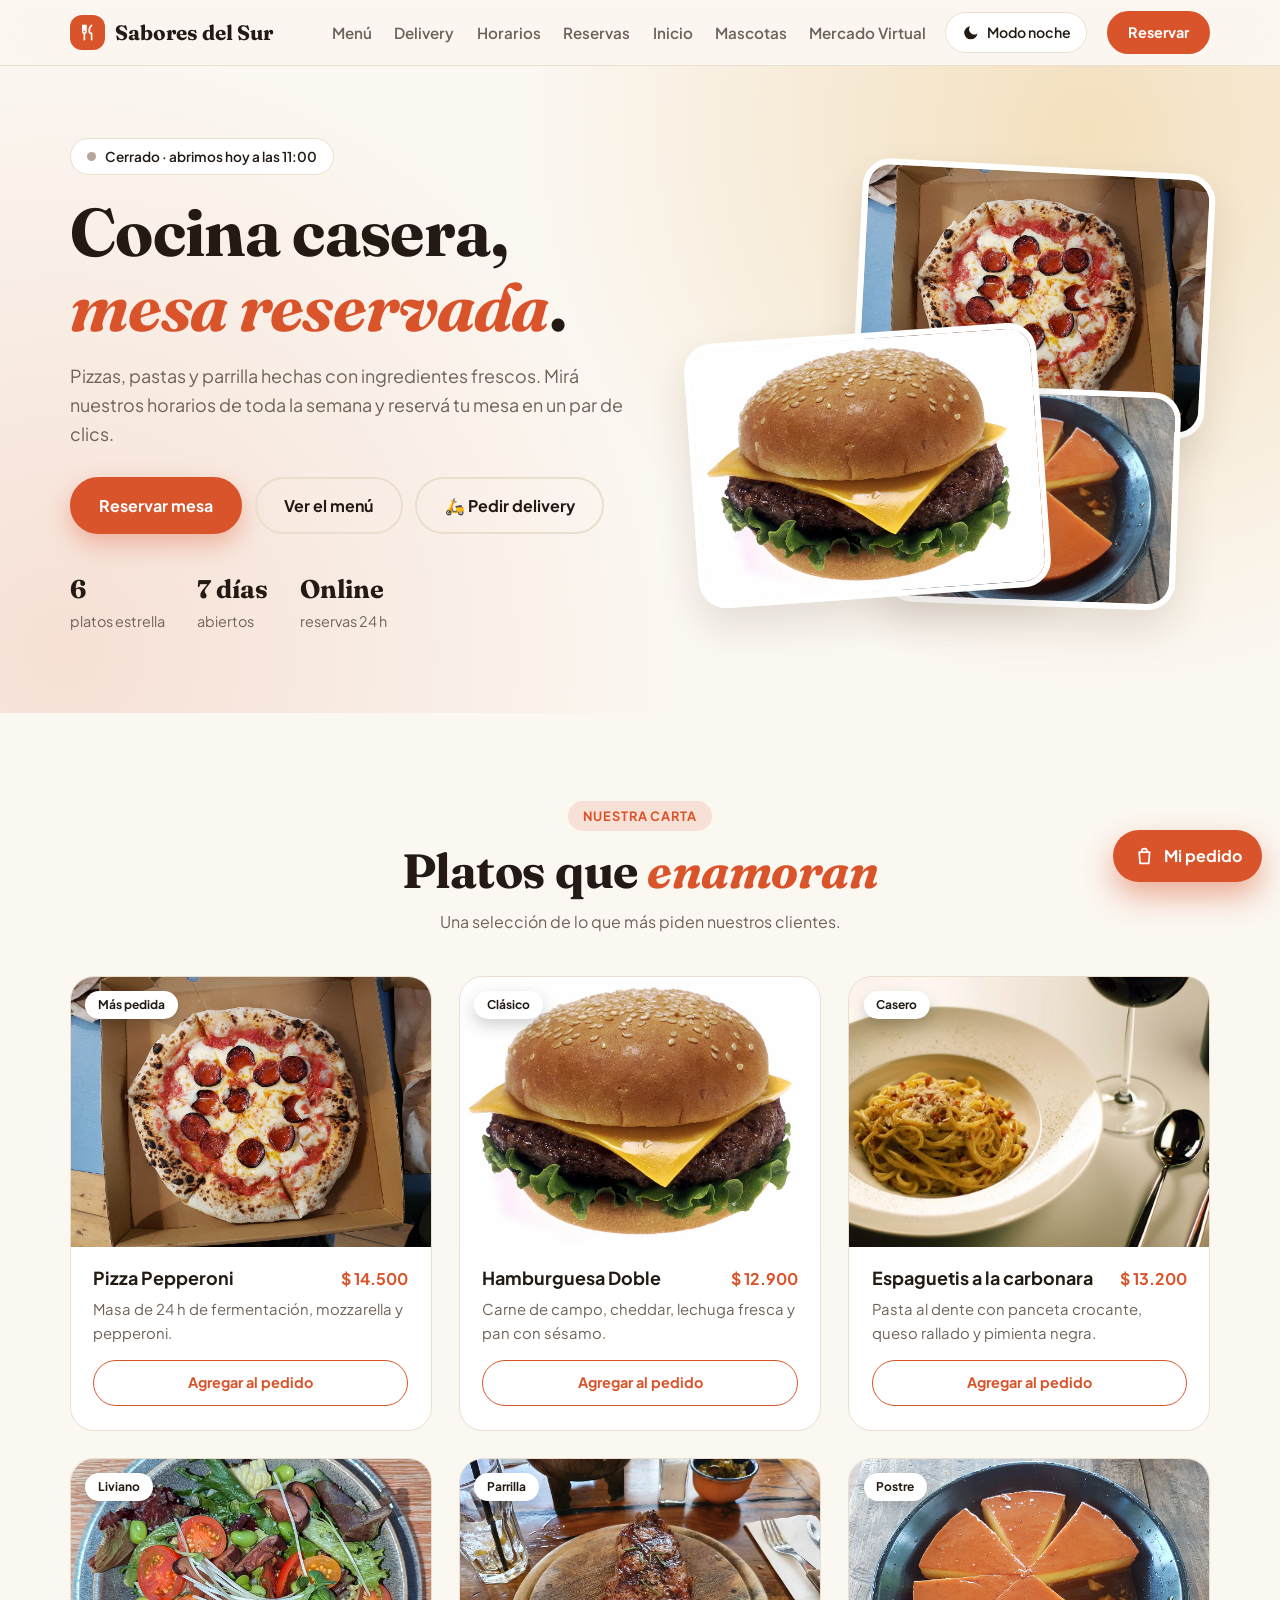
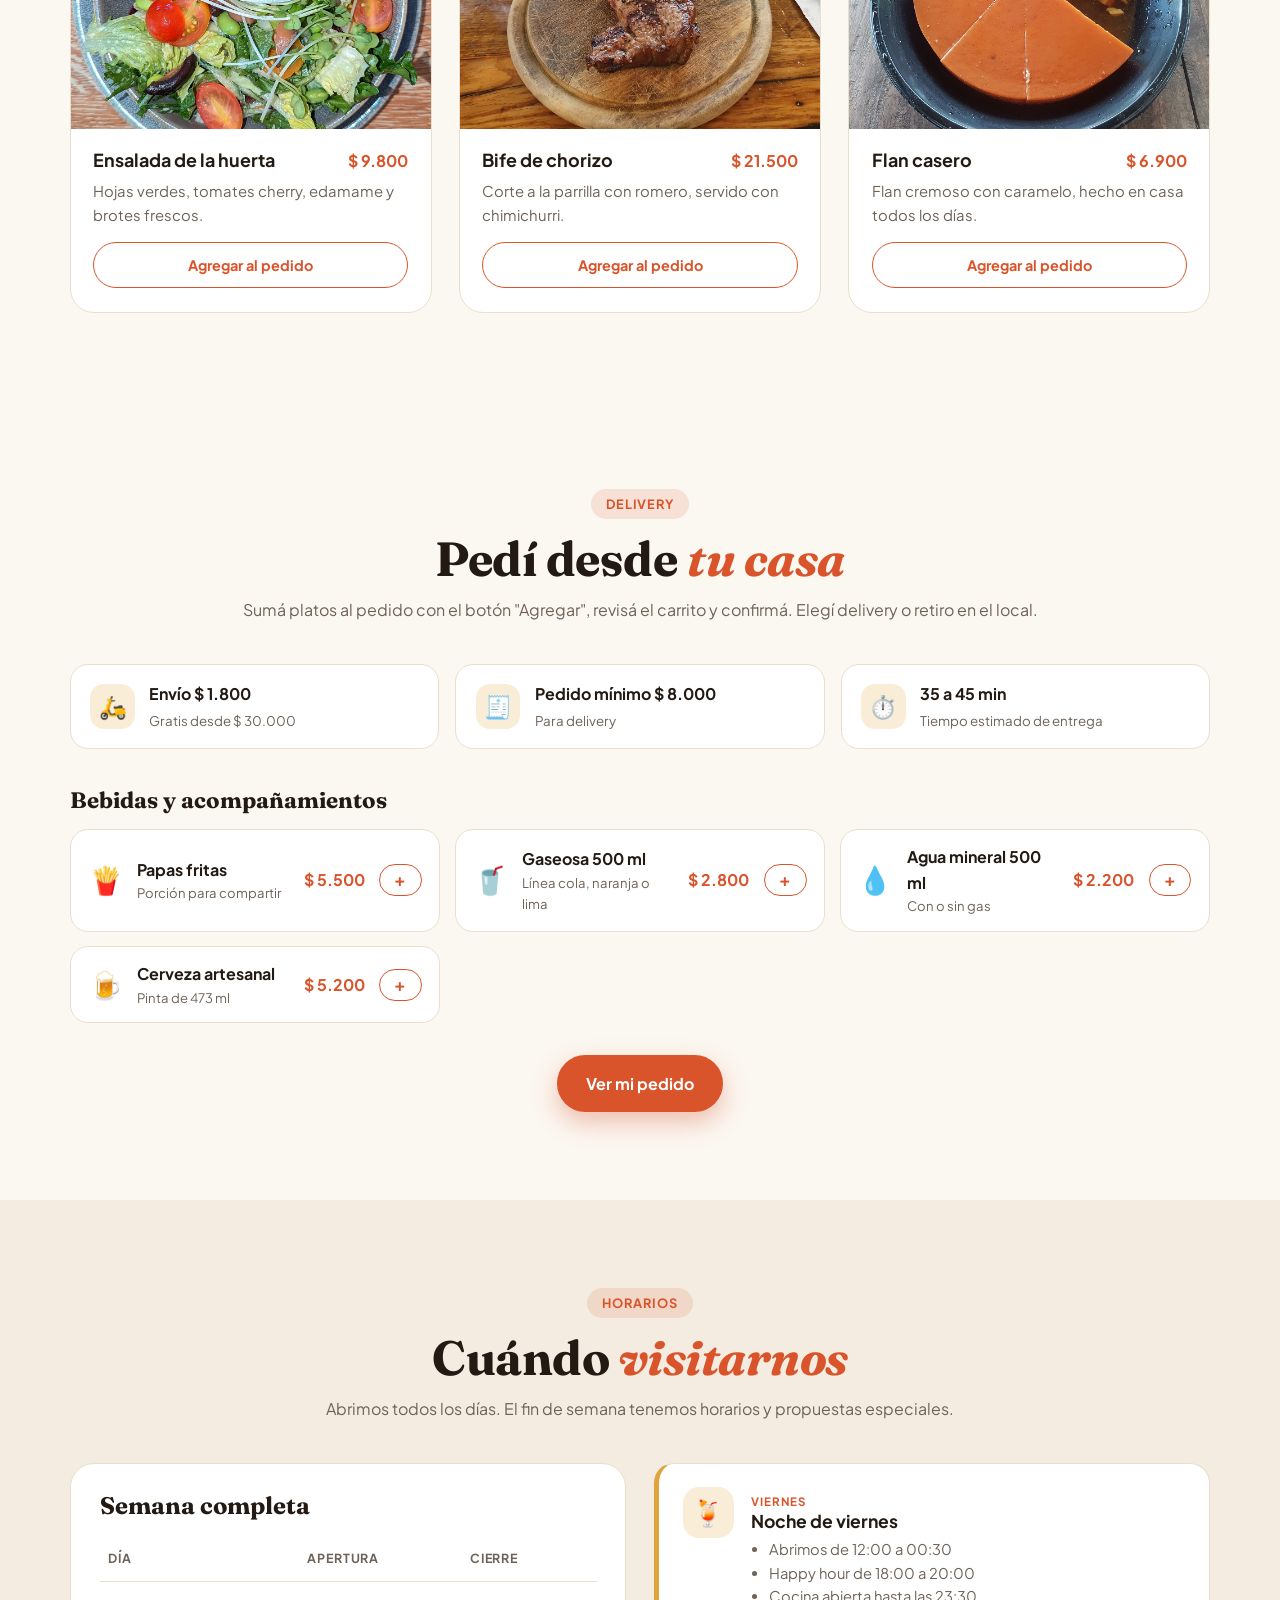
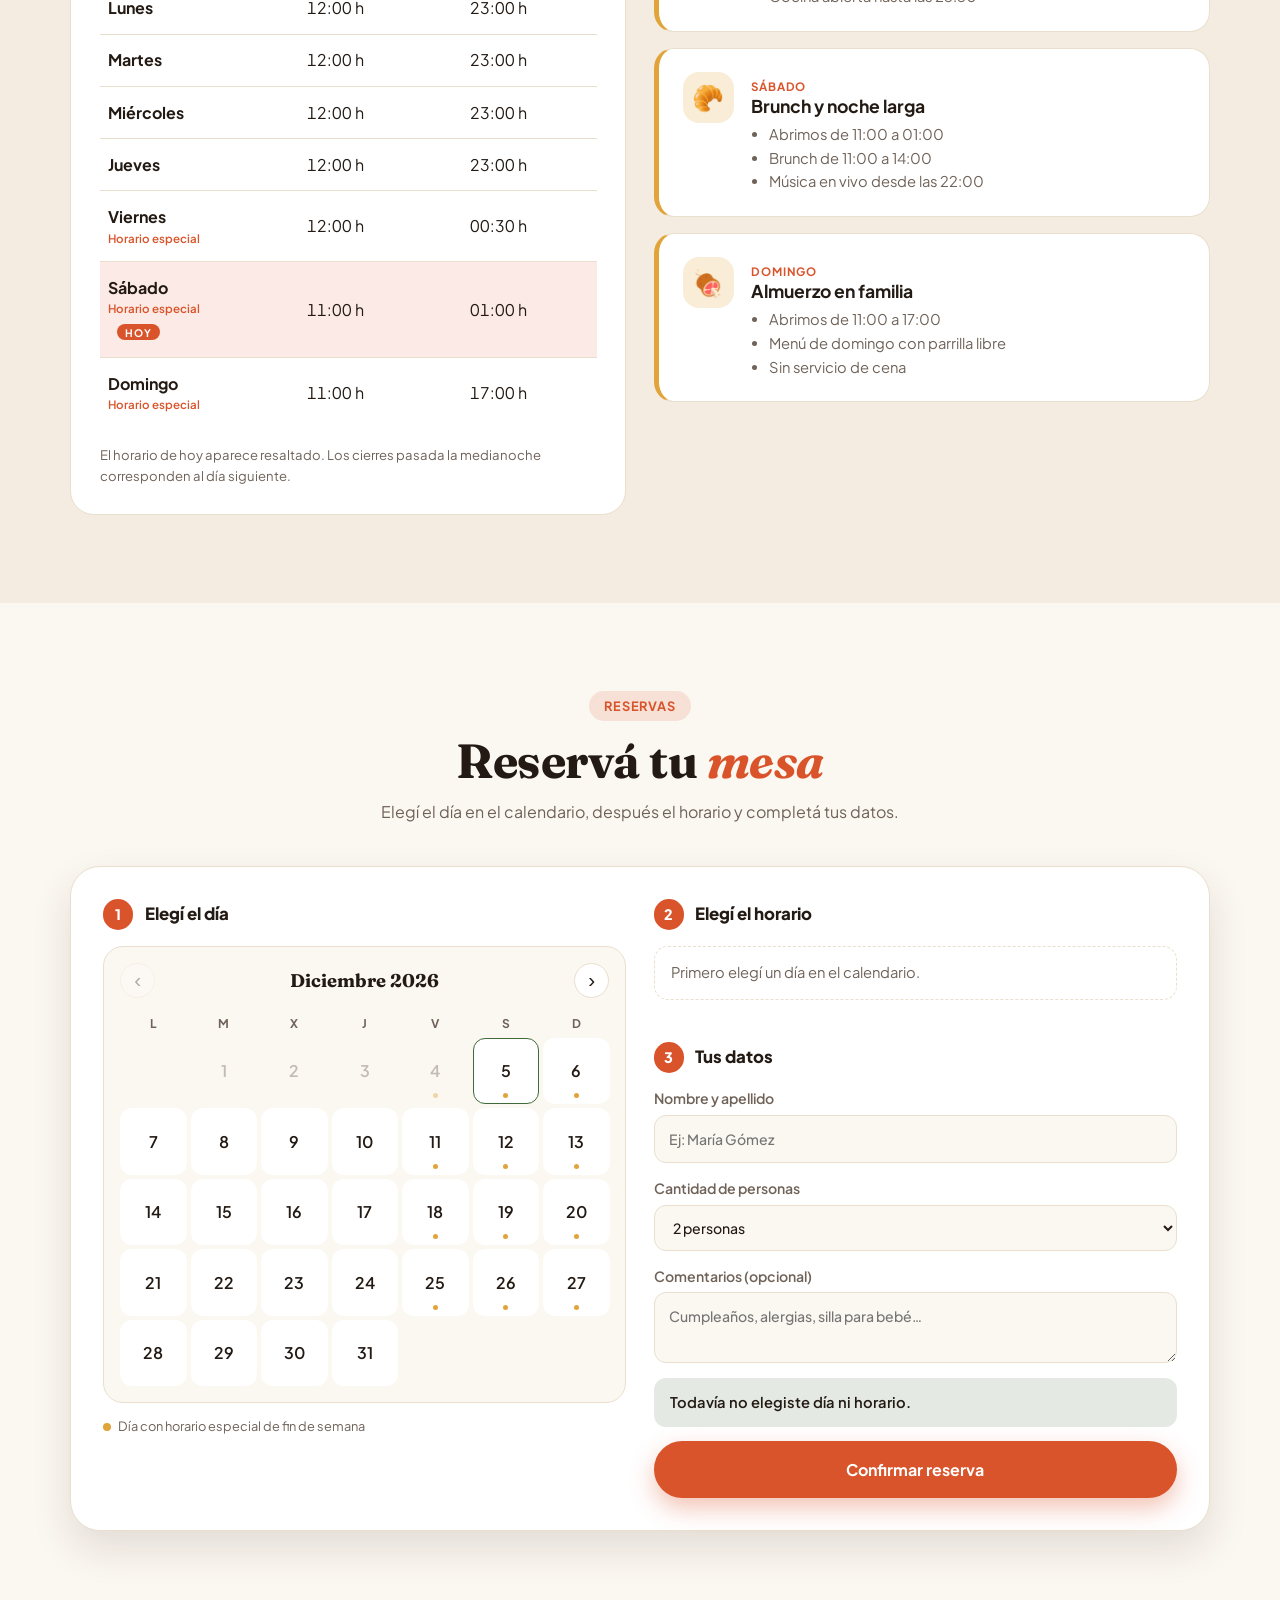
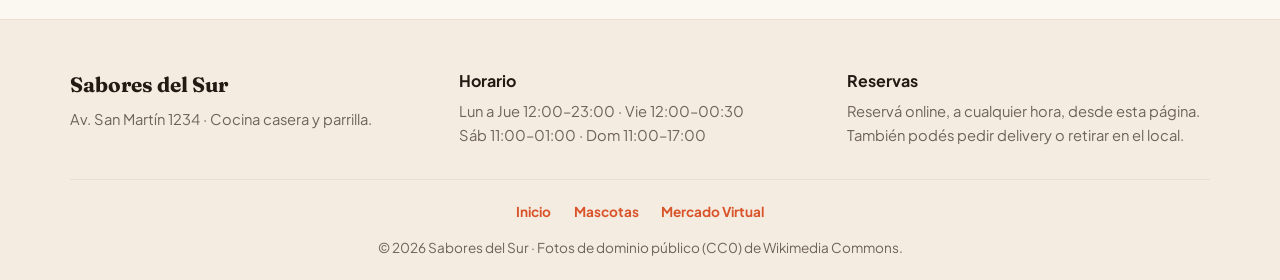
<file: restaurante.html>
<!DOCTYPE html><html lang="es"><head><meta charset="utf-8"><meta name="viewport" content="width=device-width, initial-scale=1"><link rel="icon" type="image/svg+xml" href="/favicon.svg"><title>Sabores del Sur | Restaurante y reservas</title><meta name="description" content="Restaurante de cocina casera y parrilla. Mirá nuestros horarios de toda la semana y reservá tu mesa online."><link rel="preconnect" href="https://fonts.googleapis.com"><link rel="preconnect" href="https://fonts.gstatic.com" crossorigin><link href="https://fonts.googleapis.com/css2?family=Fraunces:opsz,wght@9..144,600;9..144,700&family=Plus+Jakarta+Sans:wght@400;500;600;700;800&display=swap" rel="stylesheet"><script>
			// Aplica el tema antes de pintar para evitar el parpadeo
			(function () {
				var t = null;
				try {
					t = localStorage.getItem('tema-sabores');
				} catch (e) {}
				if (t !== 'dark' && t !== 'light') {
					t = window.matchMedia && window.matchMedia('(prefers-color-scheme: dark)').matches ? 'dark' : 'light';
				}
				document.documentElement.setAttribute('data-theme', t);
			})();
		</script><style>:root,:root[data-theme=light]{--bg:#fbf7f1;--bg2:#f4ece0;--surface:#fff;--ink:#231a14;--muted:#6f6258;--line:#eadfce;--accent:#d9542b;--accent-ink:#fff;--olive:#3f6b3a;--gold:#e0a43a;--sombra:0 18px 40px #3c230f1f;--hero:radial-gradient(circle at 85% 10%, #e0a43a47, transparent 45%), radial-gradient(circle at 5% 90%, #d9542b24, transparent 45%);color-scheme:light}:root[data-theme=dark]{--bg:#14100d;--bg2:#1a1511;--surface:#211a15;--ink:#f3ebe1;--muted:#b3a597;--line:#382d23;--accent:#f0713f;--accent-ink:#1a0e07;--olive:#8fbf86;--gold:#f0b94a;--sombra:0 18px 40px #00000080;--hero:radial-gradient(circle at 85% 10%, #f0b94a29, transparent 45%), radial-gradient(circle at 5% 90%, #f0713f24, transparent 45%);color-scheme:dark}*{box-sizing:border-box}html{scroll-behavior:smooth;scroll-padding-top:76px}body{background:var(--bg);color:var(--ink);margin:0;font-family:Plus Jakarta Sans,system-ui,-apple-system,Segoe UI,Roboto,sans-serif;line-height:1.6;transition:background .3s,color .3s;overflow-x:hidden}img{max-width:100%;height:auto;display:block}h1,h2,h3{margin:0;line-height:1.12}h1,h2{letter-spacing:-.01em;font-family:Fraunces,Georgia,serif;font-weight:700}p{margin:0}.contenedor{width:min(1140px,100% - 2rem);margin-inline:auto}.barra{z-index:30;background:color-mix(in srgb, var(--bg) 82%, transparent);backdrop-filter:blur(14px)saturate(160%);border-bottom:1px solid var(--line);position:sticky;top:0}.barra-in{align-items:center;gap:1.2rem;padding-block:.7rem;display:flex}.logo{color:var(--ink);align-items:center;gap:.6rem;margin-right:auto;font-family:Fraunces,Georgia,serif;font-size:1.3rem;font-weight:700;text-decoration:none;display:flex}.logo-marca{background:var(--accent);width:2.2rem;height:2.2rem;color:var(--accent-ink);border-radius:12px;place-items:center;display:grid}.logo-marca svg{width:1.2rem;height:1.2rem}.barra nav{gap:1.4rem;display:flex}.barra nav a{color:var(--muted);font-size:.95rem;font-weight:600;text-decoration:none;transition:color .2s}.barra nav a:hover{color:var(--accent)}@media (width<=760px){.barra nav{display:none}}.tema{border:1px solid var(--line);background:var(--surface);color:var(--ink);font:inherit;cursor:pointer;border-radius:999px;align-items:center;gap:.5rem;padding:.5rem .95rem;font-size:.88rem;font-weight:600;transition:border-color .2s,transform .2s;display:inline-flex}.tema:hover{border-color:var(--accent);transform:translateY(-1px)}.tema svg{width:1.1rem;height:1.1rem}.i-sol{color:var(--gold);display:none}:root[data-theme=dark] .i-sol{display:block}:root[data-theme=dark] .i-luna{display:none}@media (width<=520px){.tema-txt{display:none}}.btn{border:2px solid var(--accent);background:var(--accent);color:var(--accent-ink);font:inherit;cursor:pointer;box-shadow:0 10px 24px color-mix(in srgb, var(--accent) 35%, transparent);border-radius:999px;padding:.85rem 1.7rem;font-weight:700;text-decoration:none;transition:transform .2s,box-shadow .2s,filter .2s;display:inline-block}.btn:hover{filter:brightness(1.06);transform:translateY(-2px)}.btn-sm{box-shadow:none;padding:.5rem 1.2rem;font-size:.9rem}.btn-borde{color:var(--ink);border-color:var(--line);box-shadow:none;background:0 0}.btn-borde:hover{border-color:var(--accent);color:var(--accent)}.btn-ancho{width:100%}.hero{background:var(--hero), var(--bg);padding:4.5rem 0 5rem}.hero-in{grid-template-columns:1.05fr .95fr;align-items:center;gap:3rem;display:grid}.etiqueta{border:1px solid var(--line);background:var(--surface);color:var(--muted);border-radius:999px;align-items:center;gap:.55rem;margin-bottom:1.2rem;padding:.4rem 1rem;font-size:.85rem;display:inline-flex}.etiqueta i{background:#b4a79a;border-radius:50%;width:9px;height:9px}.etiqueta.abierto i{background:#2fa862;box-shadow:0 0 0 4px #2fa86238}.etiqueta b{color:var(--ink);font-weight:600}.hero h1{margin-bottom:1.1rem;font-size:clamp(2.5rem,6vw,4.2rem)}.hero h1 span{color:var(--accent);font-style:italic}.hero-texto>p{max-width:50ch;color:var(--muted);margin-bottom:1.8rem;font-size:1.12rem}.hero-botones{flex-wrap:wrap;gap:.8rem;display:flex}.cifras{color:var(--muted);flex-wrap:wrap;gap:.8rem 2rem;margin:2.2rem 0 0;padding:0;font-size:.9rem;list-style:none;display:flex}.cifras strong{color:var(--ink);font-family:Fraunces,Georgia,serif;font-size:1.6rem;display:block}.hero-img{min-height:440px;position:relative}.plato{border:6px solid var(--surface);width:68%;box-shadow:var(--sombra);aspect-ratio:4/3;object-fit:cover;border-radius:28px;position:absolute}.p1{top:0;right:0;transform:rotate(3deg)}.p2{z-index:2;top:38%;left:0;transform:rotate(-4deg)}.p3{z-index:1;width:56%;bottom:0;right:6%;transform:rotate(2deg)}@media (width<=860px){.hero-in{grid-template-columns:1fr}.hero-img{min-height:380px}}.seccion{padding-block:5.5rem}.suave{background:var(--bg2)}.cabecera{text-align:center;margin-bottom:2.6rem}.sobretitulo{background:color-mix(in srgb, var(--accent) 14%, transparent);color:var(--accent);letter-spacing:.07em;text-transform:uppercase;border-radius:999px;margin-bottom:.8rem;padding:.3rem .95rem;font-size:.8rem;font-weight:700;display:inline-block}.cabecera h2{font-size:clamp(2rem,4.5vw,3rem)}.cabecera h2 em{color:var(--accent)}.cabecera p{color:var(--muted);margin-top:.7rem}.grilla{grid-template-columns:repeat(auto-fill,minmax(300px,1fr));gap:1.7rem;display:grid}.plato-card{background:var(--surface);border:1px solid var(--line);border-radius:24px;transition:transform .3s,box-shadow .3s;overflow:hidden}.plato-card:hover{box-shadow:var(--sombra);transform:translateY(-8px)}.plato-img{position:relative;overflow:hidden}.plato-img img{aspect-ratio:4/3;object-fit:cover;width:100%;transition:transform .5s}.plato-card:hover .plato-img img{transform:scale(1.06)}.tag{background:var(--surface);color:var(--ink);border-radius:999px;padding:.25rem .8rem;font-size:.75rem;font-weight:700;position:absolute;top:.9rem;left:.9rem;box-shadow:0 6px 16px #0000002e}.plato-info{padding:1.2rem 1.4rem 1.5rem}.plato-fila{justify-content:space-between;align-items:baseline;gap:.8rem;margin-bottom:.4rem;display:flex}.plato-fila h3{font-size:1.12rem}.plato-fila strong{color:var(--accent);white-space:nowrap}.plato-info p{color:var(--muted);font-size:.93rem}.horarios-in{grid-template-columns:1fr 1fr;align-items:start;gap:1.7rem;display:grid}@media (width<=860px){.horarios-in{grid-template-columns:1fr}}.tabla-caja{background:var(--surface);border:1px solid var(--line);border-radius:24px;padding:1.8rem}.tabla-caja h3{margin-bottom:1rem;font-family:Fraunces,Georgia,serif;font-size:1.5rem}.tabla{border-collapse:collapse;width:100%}.tabla th,.tabla td{text-align:left;border-bottom:1px solid var(--line);padding:.8rem .5rem}.tabla thead th{color:var(--muted);letter-spacing:.07em;text-transform:uppercase;font-size:.78rem}.tabla tbody th{font-weight:700}.tabla small{color:var(--accent);font-size:.72rem;font-weight:600;display:block}.tabla td{font-variant-numeric:tabular-nums}.tabla tbody tr:last-child th,.tabla tbody tr:last-child td{border-bottom:0}.tabla tr.hoy{background:color-mix(in srgb, var(--accent) 12%, transparent)}.tabla tr.hoy th:after{content:"HOY";background:var(--accent);color:var(--accent-ink);letter-spacing:.08em;vertical-align:middle;border-radius:999px;margin-left:.6rem;padding:.1rem .5rem;font-size:.65rem}.nota{color:var(--muted);margin-top:1rem;font-size:.82rem}.especiales{gap:1rem;display:grid}.especial{background:var(--surface);border:1px solid var(--line);border-left:5px solid var(--gold);border-radius:20px;gap:1.1rem;padding:1.4rem 1.5rem;transition:transform .25s;display:flex}.especial:hover{transform:translate(6px)}.esp-icono{background:color-mix(in srgb, var(--gold) 20%, transparent);border-radius:16px;flex:none;place-items:center;width:3.2rem;height:3.2rem;font-size:1.6rem;display:grid}.especial small{color:var(--accent);text-transform:uppercase;letter-spacing:.07em;font-size:.72rem;font-weight:700}.especial h3{margin-bottom:.4rem;font-size:1.1rem}.especial ul{color:var(--muted);margin:0;padding-left:1.1rem;font-size:.92rem}.reserva{background:var(--surface);border:1px solid var(--line);box-shadow:var(--sombra);border-radius:30px;grid-template-columns:1fr 1fr;gap:1.7rem;padding:2rem;display:grid}@media (width<=860px){.reserva{grid-template-columns:1fr;padding:1.3rem}}.paso-t{align-items:center;gap:.7rem;margin-bottom:1rem;font-size:1.05rem;font-weight:800;display:flex}.paso-t span{background:var(--accent);width:1.9rem;height:1.9rem;color:var(--accent-ink);border-radius:50%;place-items:center;font-size:.9rem;display:grid}.cal{border:1px solid var(--line);background:var(--bg);border-radius:20px;padding:1rem}.cal-cab{justify-content:space-between;align-items:center;margin-bottom:.7rem;font-family:Fraunces,Georgia,serif;font-size:1.15rem;display:flex}.cal-nav{border:1px solid var(--line);background:var(--surface);width:2.2rem;height:2.2rem;color:var(--ink);cursor:pointer;border-radius:50%;font-size:1.3rem;line-height:1}.cal-nav:hover:not(:disabled){border-color:var(--accent);color:var(--accent)}.cal-nav:disabled{opacity:.35;cursor:not-allowed}.cal-sem,.cal-dias{grid-template-columns:repeat(7,1fr);gap:4px;display:grid}.cal-sem span{text-align:center;color:var(--muted);padding-block:.3rem;font-size:.75rem;font-weight:700}.dia{aspect-ratio:1;background:var(--surface);color:var(--ink);font:inherit;cursor:pointer;border:1px solid #0000;border-radius:12px;font-weight:600;transition:background .15s,transform .15s;position:relative}.dia:hover:not(:disabled){border-color:var(--accent);transform:scale(1.06)}.dia:disabled{color:var(--muted);opacity:.4;cursor:not-allowed;background:0 0}.dia.es-hoy{border-color:var(--olive)}.dia.esp:after{content:"";background:var(--gold);border-radius:50%;width:5px;height:5px;margin-left:-2.5px;position:absolute;bottom:5px;left:50%}.dia.activo{background:var(--accent);border-color:var(--accent);color:var(--accent-ink)}.leyenda{color:var(--muted);margin-top:.8rem;font-size:.8rem}.pto{background:var(--gold);border-radius:50%;width:8px;height:8px;margin-right:.3rem;display:inline-block}.vacio{border:1px dashed var(--line);color:var(--muted);border-radius:14px;margin-bottom:1rem;padding:.9rem 1rem;font-size:.92rem}.slots{flex-wrap:wrap;gap:.5rem;max-height:190px;margin-bottom:1.4rem;padding:2px;display:flex;overflow-y:auto}.slot{border:1px solid var(--line);background:var(--bg);color:var(--ink);font:inherit;font-variant-numeric:tabular-nums;cursor:pointer;border-radius:999px;padding:.5rem .9rem;font-size:.9rem;font-weight:600;transition:background .15s,border-color .15s}.slot:hover:not(:disabled){border-color:var(--accent)}.slot.activo{background:var(--accent);border-color:var(--accent);color:var(--accent-ink)}.slot.lleno{opacity:.5;cursor:not-allowed;text-decoration:line-through}.slot small{margin-left:.35rem;font-size:.68rem;text-decoration:none;display:inline-block}.form{gap:.9rem;display:grid}.form .paso-t{margin:0}.form label{color:var(--muted);gap:.3rem;font-size:.88rem;font-weight:600;display:grid}.form input,.form select,.form textarea{border:1px solid var(--line);background:var(--bg);color:var(--ink);font:inherit;border-radius:12px;padding:.75rem .9rem;font-weight:500}.form input:focus,.form select:focus,.form textarea:focus{outline:2px solid var(--accent);outline-offset:1px}.resumen{background:color-mix(in srgb, var(--olive) 14%, transparent);color:var(--ink);border-radius:12px;padding:.8rem 1rem;font-size:.92rem;font-weight:600}.error{color:#d6342a;font-size:.9rem;font-weight:600}:root[data-theme=dark] .error{color:#ff7f74}.confirmacion{border:1px solid var(--olive);background:color-mix(in srgb, var(--olive) 12%, var(--surface));border-radius:22px;flex-wrap:wrap;align-items:center;gap:1.2rem;margin-top:1.5rem;padding:1.5rem 1.8rem;display:flex}.confirmacion[hidden],.mis[hidden]{display:none}.confirmacion>div{flex:1;min-width:220px}.ok{color:#fff;background:#2fa862;border-radius:50%;place-items:center;width:3rem;height:3rem;font-size:1.5rem;font-weight:800;display:grid}.confirmacion h3{font-family:Fraunces,Georgia,serif;font-size:1.4rem}.codigo{color:var(--muted);margin-top:.3rem;font-size:.9rem}.codigo b{color:var(--ink);letter-spacing:.08em}.mis{background:var(--surface);border:1px solid var(--line);border-radius:22px;margin-top:1.5rem;padding:1.4rem 1.6rem}.mis h3{margin-bottom:.7rem;font-size:1.05rem}.mis ul{gap:.6rem;margin:0;padding:0;list-style:none;display:grid}.mis li{border:1px solid var(--line);border-radius:14px;flex-wrap:wrap;align-items:center;gap:.7rem;padding:.7rem .9rem;font-size:.9rem;display:flex}.mis li span{flex:1;min-width:200px}.mis code{background:var(--bg2);border-radius:8px;padding:.15rem .55rem;font-size:.8rem}.cancelar{border:1px solid var(--line);color:var(--muted);font:inherit;cursor:pointer;background:0 0;border-radius:999px;padding:.35rem .9rem;font-size:.8rem;font-weight:600}.cancelar:hover{color:#d6342a;border-color:#d6342a}.pie{background:var(--bg2);border-top:1px solid var(--line);padding-top:3rem}.pie-in{grid-template-columns:repeat(auto-fit,minmax(220px,1fr));gap:1.6rem;display:grid}.pie-marca{font-family:Fraunces,Georgia,serif;font-size:1.3rem}.pie p{color:var(--muted);margin-top:.4rem;font-size:.92rem}.otros{flex-wrap:wrap;justify-content:center;gap:.4rem 1.4rem;margin-bottom:.9rem;display:flex}.otros a{color:var(--accent);font-weight:700;text-decoration:none}.otros a:hover{text-decoration:underline}.pie-fin{border-top:1px solid var(--line);color:var(--muted);text-align:center;margin-top:2rem;padding-block:1.3rem;font-size:.85rem}.js .reveal{opacity:0;transition:opacity .7s,transform .7s;transform:translateY(26px)}.js .reveal.visto{opacity:1;transform:none}.js .plato-card.reveal.visto:hover{transform:translateY(-8px)}.js .especial.reveal.visto:hover{transform:translate(6px)}@media (prefers-reduced-motion:reduce){html{scroll-behavior:auto}*,:before,:after{transition:none!important;animation:none!important}.js .reveal{opacity:1;transform:none}}[hidden]{display:none!important}.agregar{border:1.5px solid var(--accent);width:100%;color:var(--accent);font:inherit;cursor:pointer;background:0 0;border-radius:999px;justify-content:center;align-items:center;gap:.5rem;margin-top:.9rem;padding:.65rem 1rem;font-size:.9rem;font-weight:700;transition:background .2s,color .2s,transform .2s;display:inline-flex}.agregar:hover{background:var(--accent);color:var(--accent-ink)}.agregar.pulso{transform:scale(.94)}.cant{background:var(--accent);min-width:1.4rem;height:1.4rem;color:var(--accent-ink);border-radius:999px;place-items:center;padding:0 .35rem;font-size:.75rem;display:inline-grid}.agregar:hover .cant{background:var(--accent-ink);color:var(--accent)}.pasos-d{grid-template-columns:repeat(auto-fit,minmax(240px,1fr));gap:1rem;margin:0 0 2.4rem;padding:0;list-style:none;display:grid}.pasos-d li{background:var(--surface);border:1px solid var(--line);border-radius:18px;align-items:center;gap:.9rem;padding:1rem 1.2rem;display:flex}.pasos-d li>span{background:color-mix(in srgb, var(--gold) 20%, transparent);border-radius:14px;flex:none;place-items:center;width:2.8rem;height:2.8rem;font-size:1.4rem;display:grid}.pasos-d strong{display:block}.pasos-d small{color:var(--muted)}.extras-t{margin-bottom:1rem;font-family:Fraunces,Georgia,serif;font-size:1.4rem}.extras{grid-template-columns:repeat(auto-fit,minmax(300px,1fr));gap:.9rem;display:grid}.extra{background:var(--surface);border:1px solid var(--line);border-radius:18px;align-items:center;gap:.9rem;padding:.9rem 1.1rem;display:flex}.extra-i{font-size:1.7rem}.extra-t{flex:1;min-width:0}.extra-t strong,.extra-t small{display:block}.extra-t small{color:var(--muted);font-size:.82rem}.extra-p{color:var(--accent);white-space:nowrap}.agregar.chico{width:auto;margin:0;padding:.4rem .9rem;font-size:1.1rem;line-height:1}.ver-carrito{text-align:center;margin-top:2rem}.fab{z-index:40;background:var(--accent);color:var(--accent-ink);font:inherit;cursor:pointer;box-shadow:0 14px 30px color-mix(in srgb, var(--accent) 45%, transparent);border:0;border-radius:999px;align-items:center;gap:.55rem;padding:.85rem 1.3rem;font-weight:700;transition:transform .2s;display:inline-flex;position:fixed;bottom:1.1rem;right:1.1rem}.fab:hover{transform:translateY(-3px)}.fab svg{width:1.3rem;height:1.3rem}.fab-n{background:var(--accent-ink);min-width:1.5rem;height:1.5rem;color:var(--accent);border-radius:999px;place-items:center;padding:0 .4rem;font-size:.8rem;display:inline-grid}.velo{z-index:50;backdrop-filter:blur(2px);background:#0a06038c;position:fixed;inset:0}.sin-scroll{overflow:hidden}.drawer{z-index:60;background:var(--surface);border-left:1px solid var(--line);visibility:hidden;flex-direction:column;width:min(440px,100%);transition:transform .35s,visibility .35s;display:flex;position:fixed;top:0;bottom:0;right:0;transform:translate(105%);box-shadow:-20px 0 50px #0000004d}.drawer.abierto{visibility:visible;transform:none}.d-cab{border-bottom:1px solid var(--line);justify-content:space-between;align-items:center;padding:1.1rem 1.4rem;display:flex}.d-cab h2{font-size:1.6rem}.d-x{border:1px solid var(--line);background:var(--bg);width:2.3rem;height:2.3rem;color:var(--ink);cursor:pointer;border-radius:50%;font-size:1.4rem;line-height:1}.d-x:hover{border-color:var(--accent);color:var(--accent)}.d-cuerpo{flex:1;padding:1.2rem 1.4rem 2rem;overflow-y:auto}.c-lista{gap:.5rem;margin:0 0 1.2rem;padding:0;list-style:none;display:grid}.c-lista li{border:1px solid var(--line);background:var(--bg);border-radius:14px;grid-template-columns:1fr auto;align-items:center;gap:.3rem .8rem;padding:.7rem .9rem;display:grid}.c-nom{font-size:.93rem;font-weight:600}.c-lista li>b{text-align:right;font-variant-numeric:tabular-nums;grid-area:1/2}.c-ctl{grid-column:1/-1;align-items:center;gap:.7rem;display:inline-flex}.c-ctl button{border:1px solid var(--line);background:var(--surface);width:1.9rem;height:1.9rem;color:var(--ink);cursor:pointer;border-radius:50%;font-size:1.1rem;line-height:1}.c-ctl button:hover{border-color:var(--accent);color:var(--accent)}.modo{border:0;gap:.6rem;margin:0;padding:0;display:flex}.modo legend{color:var(--muted);margin-bottom:.4rem;padding:0;font-size:.88rem;font-weight:600}.op{flex:1;position:relative}.op input{opacity:0;cursor:pointer;margin:0;position:absolute;inset:0}.op span{border:1.5px solid var(--line);background:var(--bg);text-align:center;color:var(--ink);border-radius:14px;padding:.7rem .6rem;font-size:.9rem;font-weight:700;display:block}.op input:checked+span{border-color:var(--accent);background:color-mix(in srgb, var(--accent) 12%, var(--bg));color:var(--accent)}.op input:focus-visible+span{outline:2px solid var(--accent);outline-offset:2px}.tot{background:var(--bg2);border-radius:14px;gap:.4rem;margin:0;padding:.9rem 1rem;display:grid}.tot div{justify-content:space-between;font-size:.93rem;display:flex}.tot dt{color:var(--muted)}.tot dd{font-variant-numeric:tabular-nums;margin:0;font-weight:700}.tot .gran{border-top:1px solid var(--line);padding-top:.5rem;font-size:1.1rem}.tot .gran dd{color:var(--accent)}.aviso{background:color-mix(in srgb, var(--gold) 18%, transparent);border-radius:12px;padding:.7rem .9rem;font-size:.86rem;font-weight:600}.d-ok{text-align:center;justify-items:center;gap:.7rem;padding:2rem .5rem;display:grid}.d-ok h3{font-family:Fraunces,Georgia,serif;font-size:1.6rem}.d-ok .ok{width:3.4rem;height:3.4rem}.drawer .mis{border-radius:16px;margin-top:1.6rem;padding:1rem}.drawer .mis li{font-size:.84rem}.drawer .mis li span{min-width:100%}@media (width<=520px){.fab-t{display:none}.fab{padding:.9rem}}@media (prefers-reduced-motion:reduce){.drawer{transition:none}}
</style></head><body><header class="barra"><div class="contenedor barra-in"><a class="logo" href="#inicio"><span class="logo-marca" aria-hidden="true"><svg viewBox="0 0 24 24" fill="none" stroke="currentColor" stroke-width="2" stroke-linecap="round" stroke-linejoin="round"><path d="M6 3v8a2 2 0 0 0 2 2v8M10 3v8a2 2 0 0 1-2 2M8 3v6M17 3c-2 1.5-3 4-3 7 0 2 1 3 3 3v8"></path></svg></span>Sabores del Sur</a><nav aria-label="Principal"><a href="#menu">Menú</a><a href="#delivery">Delivery</a><a href="#horarios">Horarios</a><a href="#reservas">Reservas</a><a href="http://luca.experto.legal/index.html">Inicio</a><a href="http://luca.experto.legal/mascota.html">Mascotas</a><a href="http://luca.experto.legal/prueba.html">Mercado Virtual</a></nav><button class="tema" id="tema" type="button" aria-label="Cambiar entre modo día y modo noche" title="Cambiar modo"><svg class="i-luna" viewBox="0 0 24 24" fill="currentColor" aria-hidden="true"><path d="M21 12.8A9 9 0 1 1 11.2 3a7 7 0 0 0 9.8 9.8z"></path></svg><svg class="i-sol" viewBox="0 0 24 24" fill="none" stroke="currentColor" stroke-width="2" stroke-linecap="round" aria-hidden="true"><circle cx="12" cy="12" r="4.2" fill="currentColor"></circle><path d="M12 2v2.5M12 19.5V22M2 12h2.5M19.5 12H22M4.9 4.9l1.8 1.8M17.3 17.3l1.8 1.8M4.9 19.1l1.8-1.8M17.3 6.7l1.8-1.8"></path></svg><span class="tema-txt" id="tema-txt">Modo noche</span></button><a class="btn btn-sm" href="#reservas">Reservar</a></div></header><main><section class="hero" id="inicio"><div class="contenedor hero-in"><div class="hero-texto reveal"><span class="etiqueta" id="estado"><i></i> <b id="estado-txt">Consultando horario…</b></span><h1>Cocina casera, <span>mesa reservada</span>.</h1><p>Pizzas, pastas y parrilla hechas con ingredientes frescos. Mirá nuestros horarios de toda la semana y reservá tu mesa en un par de clics.</p><div class="hero-botones"><a class="btn" href="#reservas">Reservar mesa</a><a class="btn btn-borde" href="#menu">Ver el menú</a><a class="btn btn-borde" href="#delivery">🛵 Pedir delivery</a></div><ul class="cifras"><li><strong>6</strong> platos estrella</li><li><strong>7 días</strong> abiertos</li><li><strong>Online</strong> reservas 24 h</li></ul></div><div class="hero-img reveal" aria-hidden="true"><img class="plato p1" src="/img/restaurante/pizza.jpg" alt="" width="1000" height="750"><img class="plato p2" src="/img/restaurante/hamburguesa.jpg" alt="" width="1000" height="750"><img class="plato p3" src="/img/restaurante/postre.jpg" alt="" width="1000" height="750"></div></div></section><section class="seccion" id="menu"><div class="contenedor"><div class="cabecera reveal"><span class="sobretitulo">Nuestra carta</span><h2>Platos que <em>enamoran</em></h2><p>Una selección de lo que más piden nuestros clientes.</p></div><div class="grilla"><article class="plato-card reveal"><div class="plato-img"><img src="/img/restaurante/pizza.jpg" alt="Pizza de pepperoni con mozzarella y masa de borde tostado" width="1000" height="750" loading="lazy"><span class="tag">Más pedida</span></div><div class="plato-info"><div class="plato-fila"><h3>Pizza Pepperoni</h3><strong>$ 14.500</strong></div><p>Masa de 24 h de fermentación, mozzarella y pepperoni.</p><button type="button" class="agregar" data-add="p1">Agregar al pedido <span class="cant" data-cant="p1" hidden>0</span></button></div></article><article class="plato-card reveal"><div class="plato-img"><img src="/img/restaurante/hamburguesa.jpg" alt="Hamburguesa con queso cheddar, lechuga y pan con sésamo" width="1000" height="750" loading="lazy"><span class="tag">Clásico</span></div><div class="plato-info"><div class="plato-fila"><h3>Hamburguesa Doble</h3><strong>$ 12.900</strong></div><p>Carne de campo, cheddar, lechuga fresca y pan con sésamo.</p><button type="button" class="agregar" data-add="p2">Agregar al pedido <span class="cant" data-cant="p2" hidden>0</span></button></div></article><article class="plato-card reveal"><div class="plato-img"><img src="/img/restaurante/pasta.jpg" alt="Espaguetis a la carbonara con panceta y queso rallado" width="1000" height="750" loading="lazy"><span class="tag">Casero</span></div><div class="plato-info"><div class="plato-fila"><h3>Espaguetis a la carbonara</h3><strong>$ 13.200</strong></div><p>Pasta al dente con panceta crocante, queso rallado y pimienta negra.</p><button type="button" class="agregar" data-add="p3">Agregar al pedido <span class="cant" data-cant="p3" hidden>0</span></button></div></article><article class="plato-card reveal"><div class="plato-img"><img src="/img/restaurante/ensalada.jpg" alt="Ensalada fresca con tomates cherry, edamame y brotes" width="1000" height="750" loading="lazy"><span class="tag">Liviano</span></div><div class="plato-info"><div class="plato-fila"><h3>Ensalada de la huerta</h3><strong>$ 9.800</strong></div><p>Hojas verdes, tomates cherry, edamame y brotes frescos.</p><button type="button" class="agregar" data-add="p4">Agregar al pedido <span class="cant" data-cant="p4" hidden>0</span></button></div></article><article class="plato-card reveal"><div class="plato-img"><img src="/img/restaurante/parrilla.jpg" alt="Bife de chorizo a la parrilla sobre una tabla de madera" width="1000" height="750" loading="lazy"><span class="tag">Parrilla</span></div><div class="plato-info"><div class="plato-fila"><h3>Bife de chorizo</h3><strong>$ 21.500</strong></div><p>Corte a la parrilla con romero, servido con chimichurri.</p><button type="button" class="agregar" data-add="p5">Agregar al pedido <span class="cant" data-cant="p5" hidden>0</span></button></div></article><article class="plato-card reveal"><div class="plato-img"><img src="/img/restaurante/postre.jpg" alt="Flan casero con caramelo cortado en porciones" width="1000" height="750" loading="lazy"><span class="tag">Postre</span></div><div class="plato-info"><div class="plato-fila"><h3>Flan casero</h3><strong>$ 6.900</strong></div><p>Flan cremoso con caramelo, hecho en casa todos los días.</p><button type="button" class="agregar" data-add="p6">Agregar al pedido <span class="cant" data-cant="p6" hidden>0</span></button></div></article></div></div></section><section class="seccion" id="delivery"><div class="contenedor"><div class="cabecera reveal"><span class="sobretitulo">Delivery</span><h2>Pedí desde <em>tu casa</em></h2><p>Sumá platos al pedido con el botón "Agregar", revisá el carrito y confirmá. Elegí delivery o retiro en el local.</p></div><ul class="pasos-d reveal"><li><span>🛵</span><div><strong>Envío $ 1.800</strong><small>Gratis desde $ 30.000</small></div></li><li><span>🧾</span><div><strong>Pedido mínimo $ 8.000</strong><small>Para delivery</small></div></li><li><span>⏱️</span><div><strong>35 a 45 min</strong><small>Tiempo estimado de entrega</small></div></li></ul><h3 class="extras-t reveal">Bebidas y acompañamientos</h3><div class="extras"><div class="extra reveal"><span class="extra-i" aria-hidden="true">🍟</span><div class="extra-t"><strong>Papas fritas</strong><small>Porción para compartir</small></div><b class="extra-p">$ 5.500</b><button type="button" class="agregar chico" data-add="e1" aria-label="Agregar Papas fritas">+ <span class="cant" data-cant="e1" hidden>0</span></button></div><div class="extra reveal"><span class="extra-i" aria-hidden="true">🥤</span><div class="extra-t"><strong>Gaseosa 500 ml</strong><small>Línea cola, naranja o lima</small></div><b class="extra-p">$ 2.800</b><button type="button" class="agregar chico" data-add="e2" aria-label="Agregar Gaseosa 500 ml">+ <span class="cant" data-cant="e2" hidden>0</span></button></div><div class="extra reveal"><span class="extra-i" aria-hidden="true">💧</span><div class="extra-t"><strong>Agua mineral 500 ml</strong><small>Con o sin gas</small></div><b class="extra-p">$ 2.200</b><button type="button" class="agregar chico" data-add="e3" aria-label="Agregar Agua mineral 500 ml">+ <span class="cant" data-cant="e3" hidden>0</span></button></div><div class="extra reveal"><span class="extra-i" aria-hidden="true">🍺</span><div class="extra-t"><strong>Cerveza artesanal</strong><small>Pinta de 473 ml</small></div><b class="extra-p">$ 5.200</b><button type="button" class="agregar chico" data-add="e4" aria-label="Agregar Cerveza artesanal">+ <span class="cant" data-cant="e4" hidden>0</span></button></div></div><div class="ver-carrito reveal"><button type="button" class="btn" data-abrir-carrito>Ver mi pedido</button></div></div></section><section class="seccion suave" id="horarios"><div class="contenedor"><div class="cabecera reveal"><span class="sobretitulo">Horarios</span><h2>Cuándo <em>visitarnos</em></h2><p>Abrimos todos los días. El fin de semana tenemos horarios y propuestas especiales.</p></div><div class="horarios-in"><div class="tabla-caja reveal"><h3>Semana completa</h3><table class="tabla"><thead><tr><th scope="col">Día</th><th scope="col">Apertura</th><th scope="col">Cierre</th></tr></thead><tbody><tr id="dia-1" class><th scope="row">Lunes</th><td>12:00 h</td><td>23:00 h</td></tr><tr id="dia-2" class><th scope="row">Martes</th><td>12:00 h</td><td>23:00 h</td></tr><tr id="dia-3" class><th scope="row">Miércoles</th><td>12:00 h</td><td>23:00 h</td></tr><tr id="dia-4" class><th scope="row">Jueves</th><td>12:00 h</td><td>23:00 h</td></tr><tr id="dia-5" class="fila-esp"><th scope="row">Viernes<small>Horario especial</small></th><td>12:00 h</td><td>00:30 h</td></tr><tr id="dia-6" class="fila-esp"><th scope="row">Sábado<small>Horario especial</small></th><td>11:00 h</td><td>01:00 h</td></tr><tr id="dia-0" class="fila-esp"><th scope="row">Domingo<small>Horario especial</small></th><td>11:00 h</td><td>17:00 h</td></tr></tbody></table><p class="nota">El horario de hoy aparece resaltado. Los cierres pasada la medianoche corresponden al día siguiente.</p></div><div class="especiales"><article class="especial reveal"><span class="esp-icono" aria-hidden="true">🍹</span><div><small>Viernes</small><h3>Noche de viernes</h3><ul><li>Abrimos de 12:00 a 00:30</li><li>Happy hour de 18:00 a 20:00</li><li>Cocina abierta hasta las 23:30</li></ul></div></article><article class="especial reveal"><span class="esp-icono" aria-hidden="true">🥐</span><div><small>Sábado</small><h3>Brunch y noche larga</h3><ul><li>Abrimos de 11:00 a 01:00</li><li>Brunch de 11:00 a 14:00</li><li>Música en vivo desde las 22:00</li></ul></div></article><article class="especial reveal"><span class="esp-icono" aria-hidden="true">🍖</span><div><small>Domingo</small><h3>Almuerzo en familia</h3><ul><li>Abrimos de 11:00 a 17:00</li><li>Menú de domingo con parrilla libre</li><li>Sin servicio de cena</li></ul></div></article></div></div></div></section><section class="seccion" id="reservas"><div class="contenedor"><div class="cabecera reveal"><span class="sobretitulo">Reservas</span><h2>Reservá tu <em>mesa</em></h2><p>Elegí el día en el calendario, después el horario y completá tus datos.</p></div><div class="reserva reveal"><div class="paso"><div class="paso-t"><span>1</span> Elegí el día</div><div class="cal"><div class="cal-cab"><button type="button" class="cal-nav" id="mes-ant" aria-label="Mes anterior">‹</button><strong id="mes-tit" aria-live="polite"></strong><button type="button" class="cal-nav" id="mes-sig" aria-label="Mes siguiente">›</button></div><div class="cal-sem" aria-hidden="true"><span>L</span><span>M</span><span>X</span><span>J</span><span>V</span><span>S</span><span>D</span></div><div class="cal-dias" id="cal-dias"></div></div><p class="leyenda"><i class="pto"></i> Día con horario especial de fin de semana</p></div><div class="paso"><div class="paso-t"><span>2</span> Elegí el horario</div><p class="vacio" id="slots-vacio">Primero elegí un día en el calendario.</p><div class="slots" id="slots" role="group" aria-label="Horarios disponibles"></div><form id="form-reserva" class="form" novalidate><div class="paso-t"><span>3</span> Tus datos</div><label>Nombre y apellido<input type="text" id="r-nombre" name="nombre" autocomplete="name" required placeholder="Ej: María Gómez"></label><label>Cantidad de personas<select id="r-personas" name="personas"></select></label><label>Comentarios (opcional)<textarea id="r-nota" name="nota" rows="2" placeholder="Cumpleaños, alergias, silla para bebé…"></textarea></label><div class="resumen" id="resumen" aria-live="polite">Todavía no elegiste día ni horario.</div><p class="error" id="r-error" role="alert" hidden></p><button class="btn btn-ancho" type="submit">Confirmar reserva</button></form></div></div><div class="confirmacion" id="confirmacion" hidden aria-live="polite"><span class="ok" aria-hidden="true">✓</span><div><h3>¡Reserva confirmada!</h3><p id="conf-txt"></p><p class="codigo">Código: <b id="conf-cod"></b></p></div><button type="button" class="btn btn-borde btn-sm" id="conf-otra">Hacer otra reserva</button></div><div class="mis" id="mis" hidden><h3>Mis reservas en este dispositivo</h3><ul id="mis-lista"></ul></div></div></section></main><button type="button" class="fab" id="fab" aria-label="Abrir mi pedido" data-abrir-carrito><svg viewBox="0 0 24 24" fill="none" stroke="currentColor" stroke-width="2" stroke-linecap="round" stroke-linejoin="round" aria-hidden="true"><path d="M6 7h12l-1 13H7L6 7z"></path><path d="M9 7V6a3 3 0 0 1 6 0v1"></path></svg><span class="fab-t">Mi pedido</span><span class="fab-n" id="fab-n" hidden>0</span></button><div class="velo" id="velo" hidden></div><aside class="drawer" id="drawer" role="dialog" aria-modal="true" aria-labelledby="d-tit" aria-hidden="true"><div class="d-cab"><h2 id="d-tit">Tu pedido</h2><button type="button" class="d-x" id="d-x" aria-label="Cerrar el pedido">×</button></div><div class="d-cuerpo"><div id="d-form-vista"><p class="vacio" id="c-vacio">Todavía no agregaste nada. Elegí platos del menú y tocá "Agregar al pedido".</p><ul class="c-lista" id="c-lista"></ul><form id="form-pedido" class="form" novalidate><fieldset class="modo"><legend>¿Cómo lo querés?</legend><label class="op"><input type="radio" name="modo" value="delivery" checked><span>🛵 Delivery</span></label><label class="op"><input type="radio" name="modo" value="retiro"><span>🏪 Retiro en local</span></label></fieldset><label>Nombre y apellido<input type="text" id="p-nombre" autocomplete="name" placeholder="Ej: María Gómez"></label><div id="p-dir-wrap" class="form"><label>Dirección de entrega<input type="text" id="p-dir" autocomplete="street-address" placeholder="Calle y número"></label><label>Piso, depto o referencias<input type="text" id="p-ref" placeholder="Ej: Depto 3B, portón negro"></label></div><label>Forma de pago<select id="p-pago"><option>Efectivo al recibir</option><option>Tarjeta al recibir</option></select></label><label>Aclaraciones (opcional)<textarea id="p-nota" rows="2" placeholder="Sin cebolla, timbre roto, etc."></textarea></label><dl class="tot"><div><dt>Subtotal</dt><dd id="t-sub">$ 0</dd></div><div><dt>Envío</dt><dd id="t-env">$ 0</dd></div><div class="gran"><dt>Total</dt><dd id="t-tot">$ 0</dd></div></dl><p class="aviso" id="p-aviso"></p><p class="error" id="p-error" role="alert" hidden></p><button class="btn btn-ancho" type="submit">Confirmar pedido</button></form></div><div id="d-ok" class="d-ok" hidden aria-live="polite"><span class="ok" aria-hidden="true">✓</span><h3>¡Pedido recibido!</h3><p id="ok-txt"></p><p class="codigo">Código: <b id="ok-cod"></b></p><button type="button" class="btn btn-borde btn-sm" id="ok-otro">Hacer otro pedido</button></div><div class="mis" id="p-mis" hidden><h3>Mis pedidos en este dispositivo</h3><ul id="p-mis-lista"></ul></div></div></aside><footer class="pie"><div class="contenedor pie-in"><div><strong class="pie-marca">Sabores del Sur</strong><p>Av. San Martín 1234 · Cocina casera y parrilla.</p></div><div><strong>Horario</strong><p>Lun a Jue 12:00–23:00 · Vie 12:00–00:30<br>Sáb 11:00–01:00 · Dom 11:00–17:00</p></div><div><strong>Reservas</strong><p>Reservá online, a cualquier hora, desde esta página.<br>También podés pedir delivery o retirar en el local.</p></div></div><div class="contenedor pie-fin"><nav class="otros" aria-label="Otras páginas"><a href="http://luca.experto.legal/index.html">Inicio</a><a href="http://luca.experto.legal/mascota.html">Mascotas</a><a href="http://luca.experto.legal/prueba.html">Mercado Virtual</a></nav>© 2026 Sabores del Sur · Fotos de dominio público (CC0) de Wikimedia Commons.</div></footer><script>(function(){const HORARIOS = [{"dia":"Domingo","abre":660,"cierra":1020,"especial":true},{"dia":"Lunes","abre":720,"cierra":1380},{"dia":"Martes","abre":720,"cierra":1380},{"dia":"Miércoles","abre":720,"cierra":1380},{"dia":"Jueves","abre":720,"cierra":1380},{"dia":"Viernes","abre":720,"cierra":1470,"especial":true},{"dia":"Sábado","abre":660,"cierra":1500,"especial":true}];
const CATALOGO = [{"id":"p1","nombre":"Pizza Pepperoni","monto":14500},{"id":"p2","nombre":"Hamburguesa Doble","monto":12900},{"id":"p3","nombre":"Espaguetis a la carbonara","monto":13200},{"id":"p4","nombre":"Ensalada de la huerta","monto":9800},{"id":"p5","nombre":"Bife de chorizo","monto":21500},{"id":"p6","nombre":"Flan casero","monto":6900},{"id":"e1","nombre":"Papas fritas","monto":5500},{"id":"e2","nombre":"Gaseosa 500 ml","monto":2800},{"id":"e3","nombre":"Agua mineral 500 ml","monto":2200},{"id":"e4","nombre":"Cerveza artesanal","monto":5200}];

			(function () {
				var DIAS = ['Domingo', 'Lunes', 'Martes', 'Miércoles', 'Jueves', 'Viernes', 'Sábado'];
				var MESES = ['enero', 'febrero', 'marzo', 'abril', 'mayo', 'junio', 'julio', 'agosto', 'septiembre', 'octubre', 'noviembre', 'diciembre'];
				var LIMITE_DIAS = 60;
				var CLAVE = 'reservas-sabores';

				function pad(n) { return n < 10 ? '0' + n : '' + n; }
				function hm(m) { return pad(Math.floor(m / 60) % 24) + ':' + pad(m % 60); }
				function clave(d) { return d.getFullYear() + '-' + pad(d.getMonth() + 1) + '-' + pad(d.getDate()); }
				function hash(s) { var h = 0; for (var i = 0; i < s.length; i++) h = (h * 31 + s.charCodeAt(i)) | 0; return Math.abs(h); }
				function hoy0() { var d = new Date(); d.setHours(0, 0, 0, 0); return d; }
				function largo(d) { return DIAS[d.getDay()] + ' ' + d.getDate() + ' de ' + MESES[d.getMonth()]; }

				function cargar() { try { return JSON.parse(localStorage.getItem(CLAVE) || '[]'); } catch (e) { return []; } }
				function guardar(a) { try { localStorage.setItem(CLAVE, JSON.stringify(a)); } catch (e) {} }

				/* ---------- Tema día / noche ---------- */
				var raiz = document.documentElement;
				var botonTema = document.getElementById('tema');
				var textoTema = document.getElementById('tema-txt');
				function pintarTema() {
					var oscuro = raiz.getAttribute('data-theme') === 'dark';
					textoTema.textContent = oscuro ? 'Modo día' : 'Modo noche';
					botonTema.setAttribute('aria-pressed', oscuro ? 'true' : 'false');
				}
				botonTema.addEventListener('click', function () {
					var nuevo = raiz.getAttribute('data-theme') === 'dark' ? 'light' : 'dark';
					raiz.setAttribute('data-theme', nuevo);
					try { localStorage.setItem('tema-sabores', nuevo); } catch (e) {}
					pintarTema();
				});
				pintarTema();

				/* ---------- Estado "abierto ahora" y fila de hoy ---------- */
				function actualizarEstado() {
					var ahora = new Date();
					var min = ahora.getHours() * 60 + ahora.getMinutes();
					var d = ahora.getDay();
					var ayer = HORARIOS[(d + 6) % 7];
					var hoy = HORARIOS[d];
					var abierto = false;
					var texto = '';
					if (ayer.cierra > 1440 && min < ayer.cierra - 1440) {
						abierto = true;
						texto = 'Abierto ahora · cerramos a las ' + hm(ayer.cierra);
					} else if (min >= hoy.abre && min < hoy.cierra) {
						abierto = true;
						texto = 'Abierto ahora · cerramos a las ' + hm(hoy.cierra);
					} else if (min < hoy.abre) {
						texto = 'Cerrado · abrimos hoy a las ' + hm(hoy.abre);
					} else {
						var man = HORARIOS[(d + 1) % 7];
						texto = 'Cerrado · abrimos mañana a las ' + hm(man.abre);
					}
					var et = document.getElementById('estado');
					et.classList.toggle('abierto', abierto);
					document.getElementById('estado-txt').textContent = texto;
					var filas = document.querySelectorAll('.tabla tbody tr');
					filas.forEach(function (f) { f.classList.remove('hoy'); });
					var fh = document.getElementById('dia-' + d);
					if (fh) fh.classList.add('hoy');
				}
				actualizarEstado();
				setInterval(actualizarEstado, 60000);

				/* ---------- Reservas ---------- */
				var mesVista = hoy0(); mesVista.setDate(1);
				var elegido = null; // Date
				var horaElegida = null; // minutos

				var calDias = document.getElementById('cal-dias');
				var mesTit = document.getElementById('mes-tit');
				var slotsEl = document.getElementById('slots');
				var slotsVacio = document.getElementById('slots-vacio');
				var resumen = document.getElementById('resumen');
				var errorEl = document.getElementById('r-error');
				var sel = document.getElementById('r-personas');
				for (var i = 1; i <= 12; i++) {
					var o = document.createElement('option');
					o.value = i; o.textContent = i === 1 ? '1 persona' : i + ' personas';
					if (i === 2) o.selected = true;
					sel.appendChild(o);
				}

				function franjas(d) {
					var cfg = HORARIOS[d.getDay()];
					var salida = [];
					var ahora = new Date();
					var esHoy = clave(d) === clave(ahora);
					var minAhora = ahora.getHours() * 60 + ahora.getMinutes();
					for (var m = cfg.abre; m <= cfg.cierra - 90; m += 30) {
						if (esHoy && m < minAhora + 30) continue;
						salida.push(m);
					}
					return salida;
				}
				function ocupadoPorMi(d, m) {
					return cargar().some(function (r) { return r.fecha === clave(d) && r.hora === m; });
				}
				function completo(d, m) { return hash(clave(d) + '-' + m) % 4 === 0; }

				function dibujarCalendario() {
					var y = mesVista.getFullYear(), mo = mesVista.getMonth();
					mesTit.textContent = MESES[mo].charAt(0).toUpperCase() + MESES[mo].slice(1) + ' ' + y;
					var hoy = hoy0();
					var tope = new Date(hoy); tope.setDate(tope.getDate() + LIMITE_DIAS);
					var primero = new Date(y, mo, 1);
					var offset = (primero.getDay() + 6) % 7; // lunes = 0
					var total = new Date(y, mo + 1, 0).getDate();
					var html = '';
					for (var v = 0; v < offset; v++) html += '<span class="vacio-d"></span>';
					for (var dia = 1; dia <= total; dia++) {
						var f = new Date(y, mo, dia);
						var deshab = f < hoy || f > tope || franjas(f).length === 0;
						var esp = HORARIOS[f.getDay()].especial ? ' esp' : '';
						var act = elegido && clave(f) === clave(elegido) ? ' activo' : '';
						var esH = clave(f) === clave(hoy) ? ' es-hoy' : '';
						html += '<button type="button" class="dia' + esp + act + esH + '" data-f="' + clave(f) + '"' + (deshab ? ' disabled' : '') + ' aria-label="' + largo(f) + '" aria-pressed="' + (act ? 'true' : 'false') + '">' + dia + '</button>';
					}
					calDias.innerHTML = html;
					var ant = document.getElementById('mes-ant');
					var base = new Date(hoy.getFullYear(), hoy.getMonth(), 1);
					ant.disabled = mesVista <= base;
					document.getElementById('mes-sig').disabled = new Date(y, mo + 1, 1) > tope;
				}

				function dibujarFranjas() {
					slotsEl.innerHTML = '';
					if (!elegido) { slotsVacio.hidden = false; return; }
					slotsVacio.hidden = true;
					var lista = franjas(elegido);
					lista.forEach(function (m) {
						var b = document.createElement('button');
						b.type = 'button';
						b.className = 'slot';
						b.textContent = hm(m);
						var mio = ocupadoPorMi(elegido, m);
						var lleno = completo(elegido, m);
						if (mio || lleno) {
							b.disabled = true;
							b.title = mio ? 'Ya reservaste este horario' : 'Horario completo';
							b.classList.add('lleno');
							var s = document.createElement('small');
							s.textContent = mio ? 'Tuya' : 'Completo';
							b.appendChild(s);
						}
						if (horaElegida === m) { b.classList.add('activo'); b.setAttribute('aria-pressed', 'true'); }
						b.dataset.m = m;
						slotsEl.appendChild(b);
					});
				}

				function dibujarResumen() {
					if (!elegido || horaElegida === null) {
						resumen.textContent = elegido ? 'Elegí un horario para continuar.' : 'Todavía no elegiste día ni horario.';
						return;
					}
					var p = sel.value;
					resumen.textContent = largo(elegido) + ' · ' + hm(horaElegida) + ' h · ' + p + (p === '1' ? ' persona' : ' personas');
				}

				calDias.addEventListener('click', function (e) {
					var b = e.target.closest('.dia');
					if (!b || b.disabled) return;
					var p = b.dataset.f.split('-');
					elegido = new Date(+p[0], +p[1] - 1, +p[2]);
					horaElegida = null;
					dibujarCalendario(); dibujarFranjas(); dibujarResumen();
					errorEl.hidden = true;
				});
				slotsEl.addEventListener('click', function (e) {
					var b = e.target.closest('.slot');
					if (!b || b.disabled) return;
					horaElegida = +b.dataset.m;
					dibujarFranjas(); dibujarResumen();
					errorEl.hidden = true;
				});
				document.getElementById('mes-ant').addEventListener('click', function () { mesVista.setMonth(mesVista.getMonth() - 1); dibujarCalendario(); });
				document.getElementById('mes-sig').addEventListener('click', function () { mesVista.setMonth(mesVista.getMonth() + 1); dibujarCalendario(); });
				sel.addEventListener('change', dibujarResumen);

				function codigo() {
					var c = 'SDS-'; var al = 'ABCDEFGHJKLMNPQRSTUVWXYZ23456789';
					for (var i = 0; i < 5; i++) c += al.charAt(Math.floor(Math.random() * al.length));
					return c;
				}

				function dibujarMis() {
					var lista = cargar().filter(function (r) { return r.fecha >= clave(hoy0()); });
					lista.sort(function (a, b) { return a.fecha === b.fecha ? a.hora - b.hora : a.fecha < b.fecha ? -1 : 1; });
					var cont = document.getElementById('mis');
					var ul = document.getElementById('mis-lista');
					ul.innerHTML = '';
					cont.hidden = lista.length === 0;
					lista.forEach(function (r) {
						var li = document.createElement('li');
						var p = r.fecha.split('-');
						var f = new Date(+p[0], +p[1] - 1, +p[2]);
						var t = document.createElement('span');
						t.textContent = largo(f) + ' · ' + hm(r.hora) + ' h · ' + r.personas + (r.personas === 1 ? ' persona' : ' personas') + ' · ' + r.nombre;
						var c = document.createElement('code');
						c.textContent = r.codigo;
						var x = document.createElement('button');
						x.type = 'button'; x.className = 'cancelar'; x.textContent = 'Cancelar';
						x.addEventListener('click', function () {
							guardar(cargar().filter(function (q) { return q.codigo !== r.codigo; }));
							dibujarMis(); dibujarFranjas(); dibujarCalendario();
						});
						li.appendChild(t); li.appendChild(c); li.appendChild(x);
						ul.appendChild(li);
					});
				}

				document.getElementById('form-reserva').addEventListener('submit', function (e) {
					e.preventDefault();
					var nombre = document.getElementById('r-nombre').value.trim();
					var msg = '';
					if (!elegido) msg = 'Elegí un día en el calendario.';
					else if (horaElegida === null) msg = 'Elegí un horario disponible.';
					else if (nombre.length < 3) msg = 'Escribí tu nombre y apellido.';
					if (msg) { errorEl.textContent = msg; errorEl.hidden = false; return; }
					errorEl.hidden = true;
					var personas = +sel.value;
					var res = { codigo: codigo(), fecha: clave(elegido), hora: horaElegida, personas: personas, nombre: nombre, nota: document.getElementById('r-nota').value.trim() };
					var todas = cargar(); todas.push(res); guardar(todas);
					document.getElementById('conf-txt').textContent = nombre + ', te esperamos el ' + largo(elegido) + ' a las ' + hm(horaElegida) + ' h para ' + personas + (personas === 1 ? ' persona.' : ' personas.');
					document.getElementById('conf-cod').textContent = res.codigo;
					var conf = document.getElementById('confirmacion');
					conf.hidden = false;
					conf.scrollIntoView({ behavior: 'smooth', block: 'center' });
					horaElegida = null; elegido = null;
					document.getElementById('form-reserva').reset();
					sel.value = '2';
					dibujarCalendario(); dibujarFranjas(); dibujarResumen(); dibujarMis();
				});
				document.getElementById('conf-otra').addEventListener('click', function () {
					document.getElementById('confirmacion').hidden = true;
					document.getElementById('reservas').scrollIntoView({ behavior: 'smooth' });
				});

				dibujarCalendario(); dibujarFranjas(); dibujarResumen(); dibujarMis();

				/* ---------- Delivery: carrito y pedido ---------- */
				var MONEDA = new Intl.NumberFormat('es-AR', { style: 'currency', currency: 'ARS', maximumFractionDigits: 0 });
				var ENVIO = 1800, GRATIS_DESDE = 30000, MINIMO = 8000;
				var K_CARRITO = 'carrito-sabores', K_PEDIDOS = 'pedidos-sabores';
				var porId = {};
				CATALOGO.forEach(function (p) { porId[p.id] = p; });
				function $(id) { return document.getElementById(id); }

				function leerCarrito() {
					try {
						var c = JSON.parse(localStorage.getItem(K_CARRITO) || '{}');
						var limpio = {};
						Object.keys(c).forEach(function (id) { if (porId[id] && c[id] > 0) limpio[id] = Math.min(20, Math.floor(c[id])); });
						return limpio;
					} catch (e) { return {}; }
				}
				function guardarCarrito() { try { localStorage.setItem(K_CARRITO, JSON.stringify(carrito)); } catch (e) {} }
				function leerPedidos() { try { return JSON.parse(localStorage.getItem(K_PEDIDOS) || '[]'); } catch (e) { return []; } }
				function guardarPedidos(a) { try { localStorage.setItem(K_PEDIDOS, JSON.stringify(a)); } catch (e) {} }
				var carrito = leerCarrito();

				function modoActual() { return document.querySelector('input[name="modo"]:checked').value; }
				function totales() {
					var sub = 0, n = 0;
					Object.keys(carrito).forEach(function (id) { sub += porId[id].monto * carrito[id]; n += carrito[id]; });
					var retiro = modoActual() === 'retiro';
					var envio = retiro || sub === 0 ? 0 : sub >= GRATIS_DESDE ? 0 : ENVIO;
					return { sub: sub, n: n, envio: envio, total: sub + envio, retiro: retiro };
				}
				function cambiar(id, delta) {
					var q = (carrito[id] || 0) + delta;
					if (q <= 0) delete carrito[id]; else carrito[id] = Math.min(20, q);
					guardarCarrito(); pintarCarrito();
				}

				function estadoLocal() {
					var ahora = new Date(), min = ahora.getHours() * 60 + ahora.getMinutes(), d = ahora.getDay();
					var ayer = HORARIOS[(d + 6) % 7], hoy = HORARIOS[d];
					if (ayer.cierra > 1440 && min < ayer.cierra - 1440) return { abierto: true };
					if (min >= hoy.abre && min < hoy.cierra) return { abierto: true };
					if (min < hoy.abre) return { abierto: false, abre: hm(hoy.abre), cuando: 'hoy' };
					return { abierto: false, abre: hm(HORARIOS[(d + 1) % 7].abre), cuando: 'mañana' };
				}

				function pintarCarrito() {
					var t = totales();
					var fab = $('fab-n');
					fab.textContent = t.n; fab.hidden = t.n === 0;
					document.querySelectorAll('[data-cant]').forEach(function (el) {
						var q = carrito[el.getAttribute('data-cant')] || 0;
						el.textContent = q; el.hidden = q === 0;
					});
					var ul = $('c-lista');
					ul.innerHTML = '';
					Object.keys(carrito).forEach(function (id) {
						var p = porId[id], q = carrito[id];
						var li = document.createElement('li');
						var nom = document.createElement('span'); nom.className = 'c-nom'; nom.textContent = p.nombre;
						var pre = document.createElement('b'); pre.textContent = MONEDA.format(p.monto * q);
						var ctl = document.createElement('div'); ctl.className = 'c-ctl';
						var menos = document.createElement('button'); menos.type = 'button'; menos.textContent = '−'; menos.setAttribute('aria-label', 'Quitar uno de ' + p.nombre); menos.addEventListener('click', function () { cambiar(id, -1); });
						var cant = document.createElement('span'); cant.textContent = q;
						var mas = document.createElement('button'); mas.type = 'button'; mas.textContent = '+'; mas.setAttribute('aria-label', 'Agregar uno de ' + p.nombre); mas.addEventListener('click', function () { cambiar(id, 1); });
						ctl.appendChild(menos); ctl.appendChild(cant); ctl.appendChild(mas);
						li.appendChild(nom); li.appendChild(ctl); li.appendChild(pre);
						ul.appendChild(li);
					});
					$('c-vacio').hidden = t.n !== 0;
					$('form-pedido').hidden = t.n === 0;
					$('p-dir-wrap').hidden = t.retiro;
					$('t-sub').textContent = MONEDA.format(t.sub);
					$('t-env').textContent = t.retiro ? 'Sin cargo' : t.envio === 0 && t.sub > 0 ? 'Gratis' : MONEDA.format(t.envio);
					$('t-tot').textContent = MONEDA.format(t.total);
					var av = $('p-aviso'), e = estadoLocal();
					var txt = '';
					if (!t.retiro && t.sub > 0 && t.sub < MINIMO) txt = 'El pedido mínimo para delivery es ' + MONEDA.format(MINIMO) + '. Te faltan ' + MONEDA.format(MINIMO - t.sub) + '.';
					else if (!t.retiro && t.sub > 0 && t.sub < GRATIS_DESDE) txt = 'Sumá ' + MONEDA.format(GRATIS_DESDE - t.sub) + ' más y el envío es gratis.';
					if (!e.abierto) txt += (txt ? ' ' : '') + 'Ahora estamos cerrados: tu pedido se prepara ' + e.cuando + ' desde las ' + e.abre + ' h.';
					av.textContent = txt; av.hidden = txt === '';
				}

				var drawer = $('drawer'), velo = $('velo'), ultimoFoco = null;
				function abrir() {
					ultimoFoco = document.activeElement;
					drawer.classList.add('abierto'); drawer.setAttribute('aria-hidden', 'false');
					velo.hidden = false; document.body.classList.add('sin-scroll');
					pintarCarrito(); dibujarPedidos();
					$('d-x').focus();
				}
				function cerrar() {
					drawer.classList.remove('abierto'); drawer.setAttribute('aria-hidden', 'true');
					velo.hidden = true; document.body.classList.remove('sin-scroll');
					if (ultimoFoco && ultimoFoco.focus) ultimoFoco.focus();
				}
				document.querySelectorAll('[data-abrir-carrito]').forEach(function (b) { b.addEventListener('click', abrir); });
				$('d-x').addEventListener('click', cerrar);
				velo.addEventListener('click', cerrar);
				document.addEventListener('keydown', function (e) { if (e.key === 'Escape' && drawer.classList.contains('abierto')) cerrar(); });

				document.addEventListener('click', function (e) {
					var b = e.target.closest('[data-add]');
					if (!b) return;
					cambiar(b.getAttribute('data-add'), 1);
					b.classList.add('pulso');
					setTimeout(function () { b.classList.remove('pulso'); }, 350);
				});
				document.querySelectorAll('input[name="modo"]').forEach(function (r) { r.addEventListener('change', pintarCarrito); });

				function codigoPedido() {
					var c = 'PED-'; var al = 'ABCDEFGHJKLMNPQRSTUVWXYZ23456789';
					for (var i = 0; i < 5; i++) c += al.charAt(Math.floor(Math.random() * al.length));
					return c;
				}
				function dibujarPedidos() {
					var lista = leerPedidos().slice(-5).reverse();
					var cont = $('p-mis'), ul = $('p-mis-lista');
					ul.innerHTML = ''; cont.hidden = lista.length === 0;
					lista.forEach(function (p) {
						var li = document.createElement('li');
						var d = new Date(p.fecha);
						var t = document.createElement('span');
						t.textContent = d.toLocaleDateString('es-AR', { day: 'numeric', month: 'short' }) + ' ' + pad(d.getHours()) + ':' + pad(d.getMinutes()) + ' · ' + (p.modo === 'retiro' ? 'Retiro' : 'Delivery') + ' · ' + p.items.map(function (i) { return i.cant + '× ' + i.nombre; }).join(', ');
						var tot = document.createElement('b'); tot.textContent = MONEDA.format(p.total);
						var c = document.createElement('code'); c.textContent = p.codigo;
						li.appendChild(t); li.appendChild(tot); li.appendChild(c);
						ul.appendChild(li);
					});
				}

				$('form-pedido').addEventListener('submit', function (ev) {
					ev.preventDefault();
					var t = totales(), err = $('p-error');
					var nombre = $('p-nombre').value.trim(), dir = $('p-dir').value.trim();
					var msg = '';
					if (t.n === 0) msg = 'Agregá al menos un plato al pedido.';
					else if (nombre.length < 3) msg = 'Escribí tu nombre y apellido.';
					else if (!t.retiro && dir.length < 5) msg = 'Escribí la dirección de entrega.';
					else if (!t.retiro && t.sub < MINIMO) msg = 'El pedido mínimo para delivery es ' + MONEDA.format(MINIMO) + '.';
					if (msg) { err.textContent = msg; err.hidden = false; return; }
					err.hidden = true;
					var pedido = {
						codigo: codigoPedido(), fecha: new Date().toISOString(), modo: t.retiro ? 'retiro' : 'delivery',
						nombre: nombre, direccion: t.retiro ? '' : dir, ref: t.retiro ? '' : $('p-ref').value.trim(),
						pago: $('p-pago').value, nota: $('p-nota').value.trim(),
						items: Object.keys(carrito).map(function (id) { return { nombre: porId[id].nombre, cant: carrito[id], monto: porId[id].monto }; }),
						sub: t.sub, envio: t.envio, total: t.total
					};
					var todos = leerPedidos(); todos.push(pedido); guardarPedidos(todos);
					var e = estadoLocal(), cuando;
					if (!e.abierto) cuando = 'Estamos cerrados ahora: lo preparamos ' + e.cuando + ' desde las ' + e.abre + ' h.';
					else cuando = t.retiro ? 'Estará listo para retirar en 20 a 25 minutos.' : 'Llega en 35 a 45 minutos aproximadamente.';
					$('ok-txt').textContent = nombre + ', recibimos tu pedido por ' + MONEDA.format(t.total) + ' (' + $('p-pago').value.toLowerCase() + '). ' + (t.retiro ? 'Retiralo en Av. San Martín 1234. ' : 'Lo llevamos a ' + dir + '. ') + cuando;
					$('ok-cod').textContent = pedido.codigo;
					carrito = {}; guardarCarrito();
					$('form-pedido').reset(); $('p-pago').selectedIndex = 0;
					$('d-form-vista').hidden = true; $('d-ok').hidden = false;
					pintarCarrito(); dibujarPedidos();
				});
				$('ok-otro').addEventListener('click', function () {
					$('d-ok').hidden = true; $('d-form-vista').hidden = false;
					cerrar();
					$('menu').scrollIntoView({ behavior: 'smooth' });
				});
				pintarCarrito(); dibujarPedidos();

				/* ---------- Aparición al hacer scroll ---------- */
				if ('IntersectionObserver' in window) {
					raiz.classList.add('js');
					var io = new IntersectionObserver(function (entradas) {
						entradas.forEach(function (en) {
							if (en.isIntersecting) { en.target.classList.add('visto'); io.unobserve(en.target); }
						});
					}, { threshold: 0.1 });
					document.querySelectorAll('.reveal').forEach(function (el, i) {
						el.style.transitionDelay = (i % 3) * 80 + 'ms';
						io.observe(el);
					});
				}
			})();
		})();</script></body></html>
</file>
